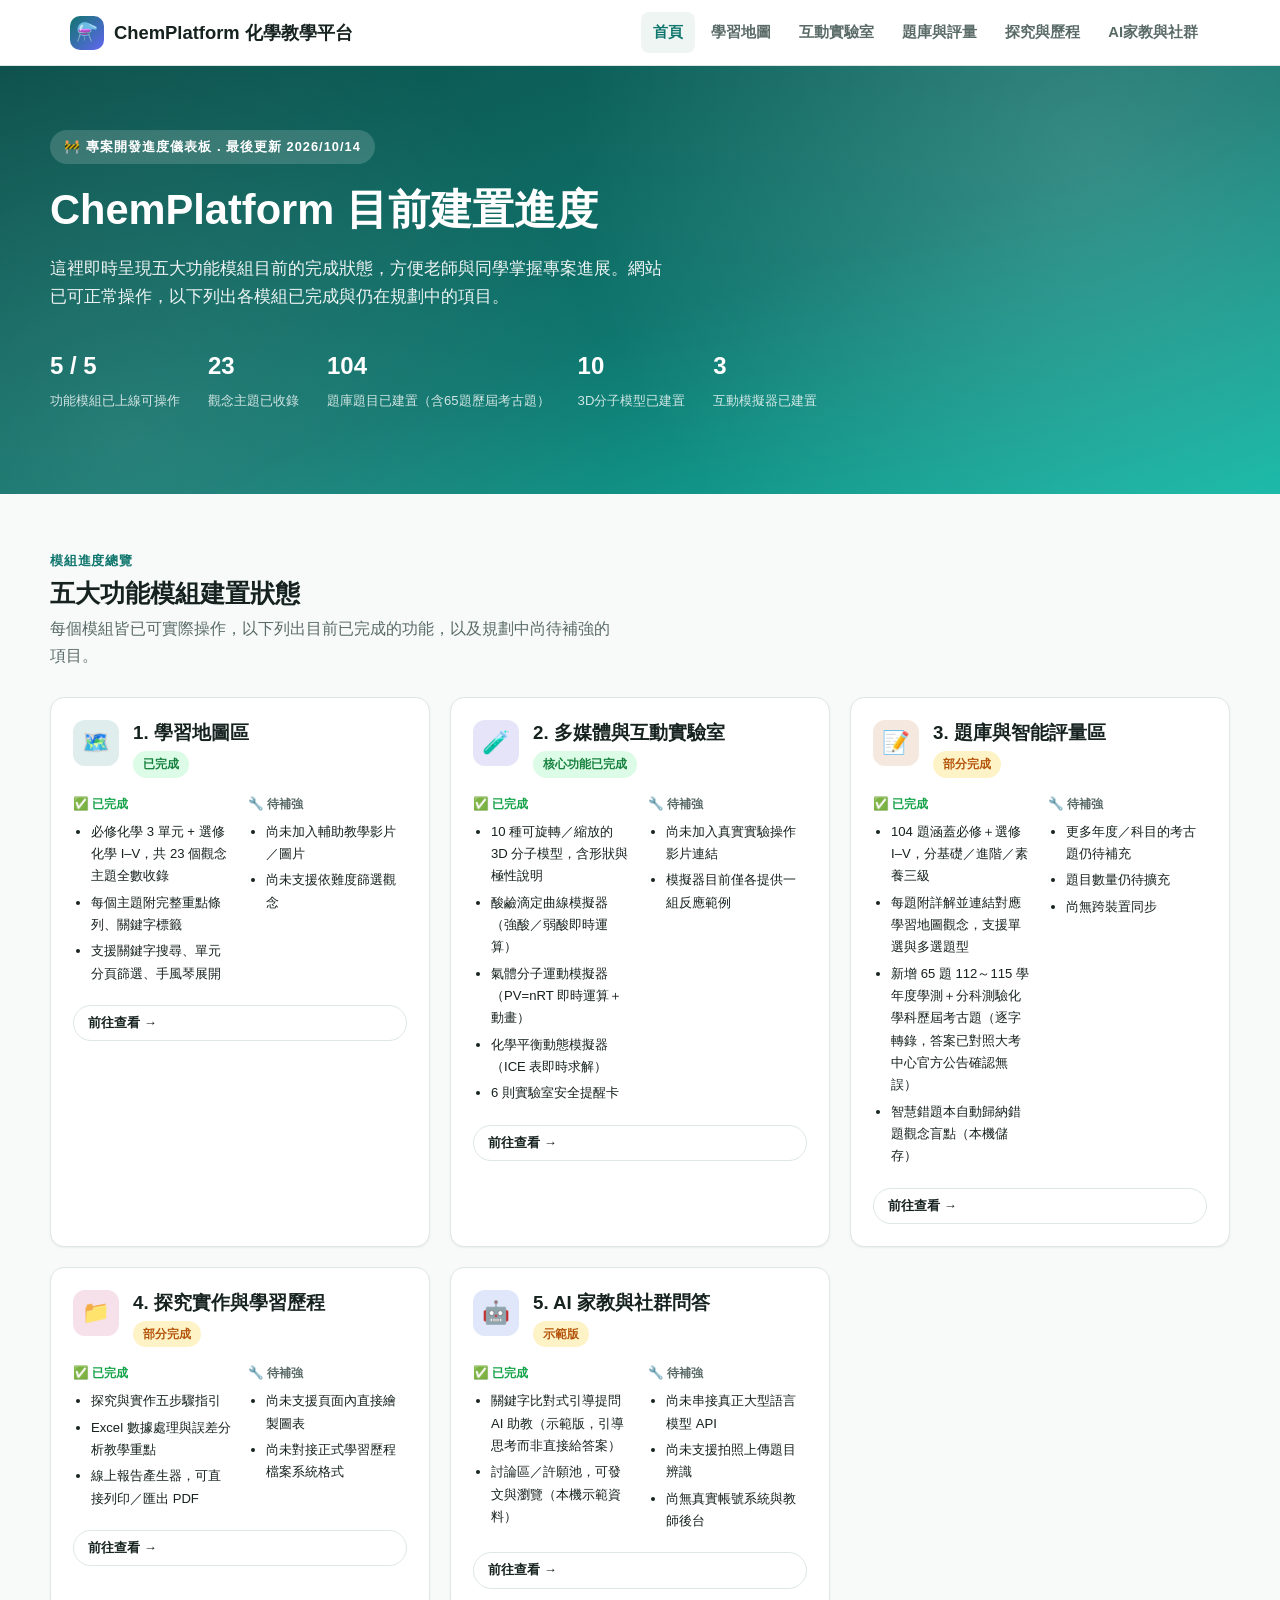
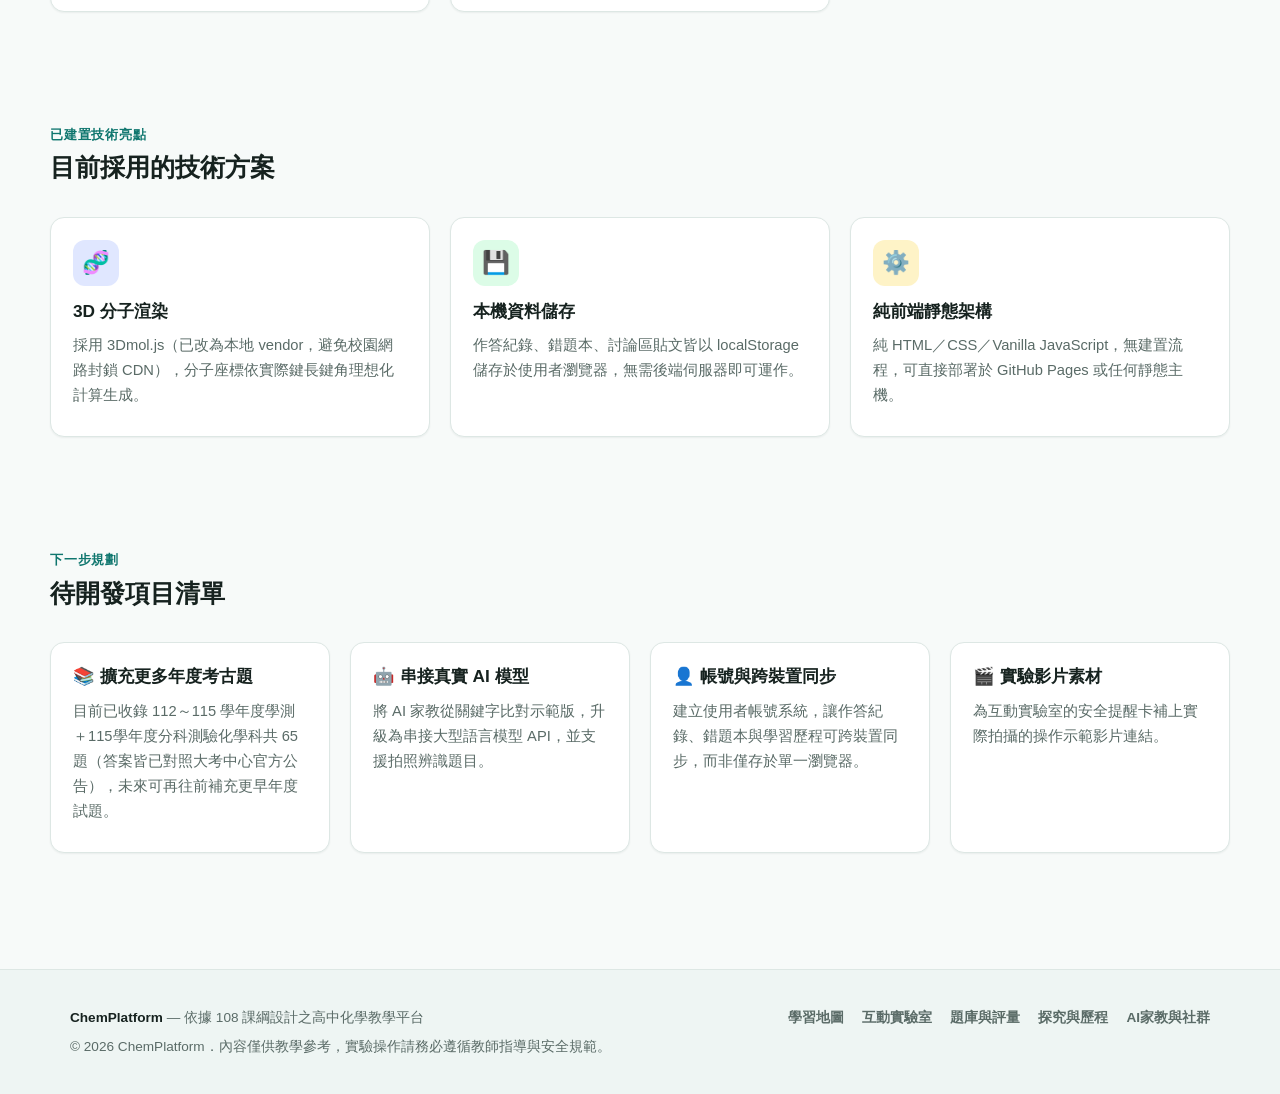
<file: index.html>
<!doctype html>
<html lang="zh-Hant">
<head>
<meta charset="UTF-8" />
<meta name="viewport" content="width=device-width, initial-scale=1.0" />
<title>ChemPlatform｜台灣高中化學教學平台（108課綱）</title>
<meta name="description" content="依據108課綱設計的高中化學教學平台：學習地圖、3D分子模型、互動實驗室、題庫與智能評量、探究實作與學習歷程、AI家教與社群問答。" />
<link rel="icon" href="data:image/svg+xml,<svg xmlns=%22http://www.w3.org/2000/svg%22 viewBox=%220 0 100 100%22><text y=%22.9em%22 font-size=%2290%22>⚗️</text></svg>" />
<link rel="stylesheet" href="css/style.css" />
</head>
<body>
<script>window.CHEM_ROOT = ""; window.CHEM_PAGE = "home";</script>

<header id="site-header"></header>

<section class="hero">
  <div class="hero-inner">
    <span class="hero-eyebrow">🚧 專案開發進度儀表板．最後更新 2026/10/14</span>
    <h1>ChemPlatform 目前建置進度</h1>
    <p class="lead">這裡即時呈現五大功能模組目前的完成狀態，方便老師與同學掌握專案進展。網站已可正常操作，以下列出各模組已完成與仍在規劃中的項目。</p>

    <div class="hero-stats">
      <div class="hero-stat"><strong>5 / 5</strong><span>功能模組已上線可操作</span></div>
      <div class="hero-stat"><strong>23</strong><span>觀念主題已收錄</span></div>
      <div class="hero-stat"><strong>104</strong><span>題庫題目已建置（含65題歷屆考古題）</span></div>
      <div class="hero-stat"><strong>10</strong><span>3D分子模型已建置</span></div>
      <div class="hero-stat"><strong>3</strong><span>互動模擬器已建置</span></div>
    </div>
  </div>
</section>

<main>
  <section class="section container">
    <div class="section-head">
      <div>
        <span class="eyebrow">模組進度總覽</span>
        <h2>五大功能模組建置狀態</h2>
        <p>每個模組皆已可實際操作，以下列出目前已完成的功能，以及規劃中尚待補強的項目。</p>
      </div>
    </div>

    <div class="progress-grid" id="progress-grid"></div>
  </section>

  <section class="section container">
    <div class="section-head">
      <div>
        <span class="eyebrow">已建置技術亮點</span>
        <h2>目前採用的技術方案</h2>
      </div>
    </div>
    <div class="card-grid">
      <div class="card">
        <div class="card-icon" style="background:#e0e7ff;color:#4338ca;">🧬</div>
        <h3>3D 分子渲染</h3>
        <p>採用 3Dmol.js（已改為本地 vendor，避免校園網路封鎖 CDN），分子座標依實際鍵長鍵角理想化計算生成。</p>
      </div>
      <div class="card">
        <div class="card-icon" style="background:#dcfce7;color:#15803d;">💾</div>
        <h3>本機資料儲存</h3>
        <p>作答紀錄、錯題本、討論區貼文皆以 localStorage 儲存於使用者瀏覽器，無需後端伺服器即可運作。</p>
      </div>
      <div class="card">
        <div class="card-icon" style="background:#fef3c7;color:#b45309;">⚙️</div>
        <h3>純前端靜態架構</h3>
        <p>純 HTML／CSS／Vanilla JavaScript，無建置流程，可直接部署於 GitHub Pages 或任何靜態主機。</p>
      </div>
    </div>
  </section>

  <section class="section container">
    <div class="section-head">
      <div>
        <span class="eyebrow">下一步規劃</span>
        <h2>待開發項目清單</h2>
      </div>
    </div>
    <div class="card-grid">
      <div class="card">
        <h3>📚 擴充更多年度考古題</h3>
        <p>目前已收錄 112～115 學年度學測＋115學年度分科測驗化學科共 65 題（答案皆已對照大考中心官方公告），未來可再往前補充更早年度試題。</p>
      </div>
      <div class="card">
        <h3>🤖 串接真實 AI 模型</h3>
        <p>將 AI 家教從關鍵字比對示範版，升級為串接大型語言模型 API，並支援拍照辨識題目。</p>
      </div>
      <div class="card">
        <h3>👤 帳號與跨裝置同步</h3>
        <p>建立使用者帳號系統，讓作答紀錄、錯題本與學習歷程可跨裝置同步，而非僅存於單一瀏覽器。</p>
      </div>
      <div class="card">
        <h3>🎬 實驗影片素材</h3>
        <p>為互動實驗室的安全提醒卡補上實際拍攝的操作示範影片連結。</p>
      </div>
    </div>
  </section>
</main>

<footer id="site-footer"></footer>

<script src="js/curriculum-data.js"></script>
<script src="js/nav.js"></script>
<script>
  const PROGRESS = [
    {
      title: "1. 學習地圖區",
      href: "pages/roadmap.html",
      icon: "🗺️",
      color: "#0f766e",
      status: "done",
      statusLabel: "已完成",
      done: [
        "必修化學 3 單元 + 選修化學 I–V，共 23 個觀念主題全數收錄",
        "每個主題附完整重點條列、關鍵字標籤",
        "支援關鍵字搜尋、單元分頁篩選、手風琴展開",
      ],
      todo: ["尚未加入輔助教學影片／圖片", "尚未支援依難度篩選觀念"],
    },
    {
      title: "2. 多媒體與互動實驗室",
      href: "pages/lab.html",
      icon: "🧪",
      color: "#4338ca",
      status: "done",
      statusLabel: "核心功能已完成",
      done: [
        "10 種可旋轉／縮放的 3D 分子模型，含形狀與極性說明",
        "酸鹼滴定曲線模擬器（強酸／弱酸即時運算）",
        "氣體分子運動模擬器（PV=nRT 即時運算＋動畫）",
        "化學平衡動態模擬器（ICE 表即時求解）",
        "6 則實驗室安全提醒卡",
      ],
      todo: ["尚未加入真實實驗操作影片連結", "模擬器目前僅各提供一組反應範例"],
    },
    {
      title: "3. 題庫與智能評量區",
      href: "pages/questions.html",
      icon: "📝",
      color: "#b45309",
      status: "partial",
      statusLabel: "部分完成",
      done: [
        "104 題涵蓋必修＋選修 I–V，分基礎／進階／素養三級",
        "每題附詳解並連結對應學習地圖觀念，支援單選與多選題型",
        "新增 65 題 112～115 學年度學測＋分科測驗化學科歷屆考古題（逐字轉錄，答案已對照大考中心官方公告確認無誤）",
        "智慧錯題本自動歸納錯題觀念盲點（本機儲存）",
      ],
      todo: ["更多年度／科目的考古題仍待補充", "題目數量仍待擴充", "尚無跨裝置同步"],
    },
    {
      title: "4. 探究實作與學習歷程",
      href: "pages/portfolio.html",
      icon: "📁",
      color: "#be185d",
      status: "partial",
      statusLabel: "部分完成",
      done: [
        "探究與實作五步驟指引",
        "Excel 數據處理與誤差分析教學重點",
        "線上報告產生器，可直接列印／匯出 PDF",
      ],
      todo: ["尚未支援頁面內直接繪製圖表", "尚未對接正式學習歷程檔案系統格式"],
    },
    {
      title: "5. AI 家教與社群問答",
      href: "pages/community.html",
      icon: "🤖",
      color: "#1d4ed8",
      status: "partial",
      statusLabel: "示範版",
      done: [
        "關鍵字比對式引導提問 AI 助教（示範版，引導思考而非直接給答案）",
        "討論區／許願池，可發文與瀏覽（本機示範資料）",
      ],
      todo: ["尚未串接真正大型語言模型 API", "尚未支援拍照上傳題目辨識", "尚無真實帳號系統與教師後台"],
    },
  ];

  const STATUS_META = {
    done: { label: "已完成", bg: "#dcfce7", fg: "#15803d" },
    partial: { label: "部分完成", bg: "#fef3c7", fg: "#b45309" },
    planned: { label: "規劃中", bg: "#f1f5f9", fg: "#64748b" },
  };

  const grid = document.getElementById("progress-grid");
  PROGRESS.forEach((m) => {
    const meta = STATUS_META[m.status];
    const el = document.createElement("div");
    el.className = "progress-card";
    el.innerHTML = `
      <div class="progress-card-head">
        <div class="card-icon" style="background:${m.color}22;color:${m.color};">${m.icon}</div>
        <div style="flex:1;">
          <h3 style="margin-bottom:4px;">${m.title}</h3>
          <span class="status-badge" style="background:${meta.bg};color:${meta.fg};">${m.statusLabel}</span>
        </div>
      </div>
      <div class="progress-card-body">
        <div class="progress-col">
          <div class="progress-col-label done-label">✅ 已完成</div>
          <ul class="key-points">${m.done.map((d) => `<li>${d}</li>`).join("")}</ul>
        </div>
        <div class="progress-col">
          <div class="progress-col-label todo-label">🔧 待補強</div>
          <ul class="key-points">${m.todo.map((d) => `<li>${d}</li>`).join("")}</ul>
        </div>
      </div>
      <a class="btn btn-outline btn-sm" href="${m.href}">前往查看 →</a>
    `;
    grid.appendChild(el);
  });
</script>
</body>
</html>
</file>
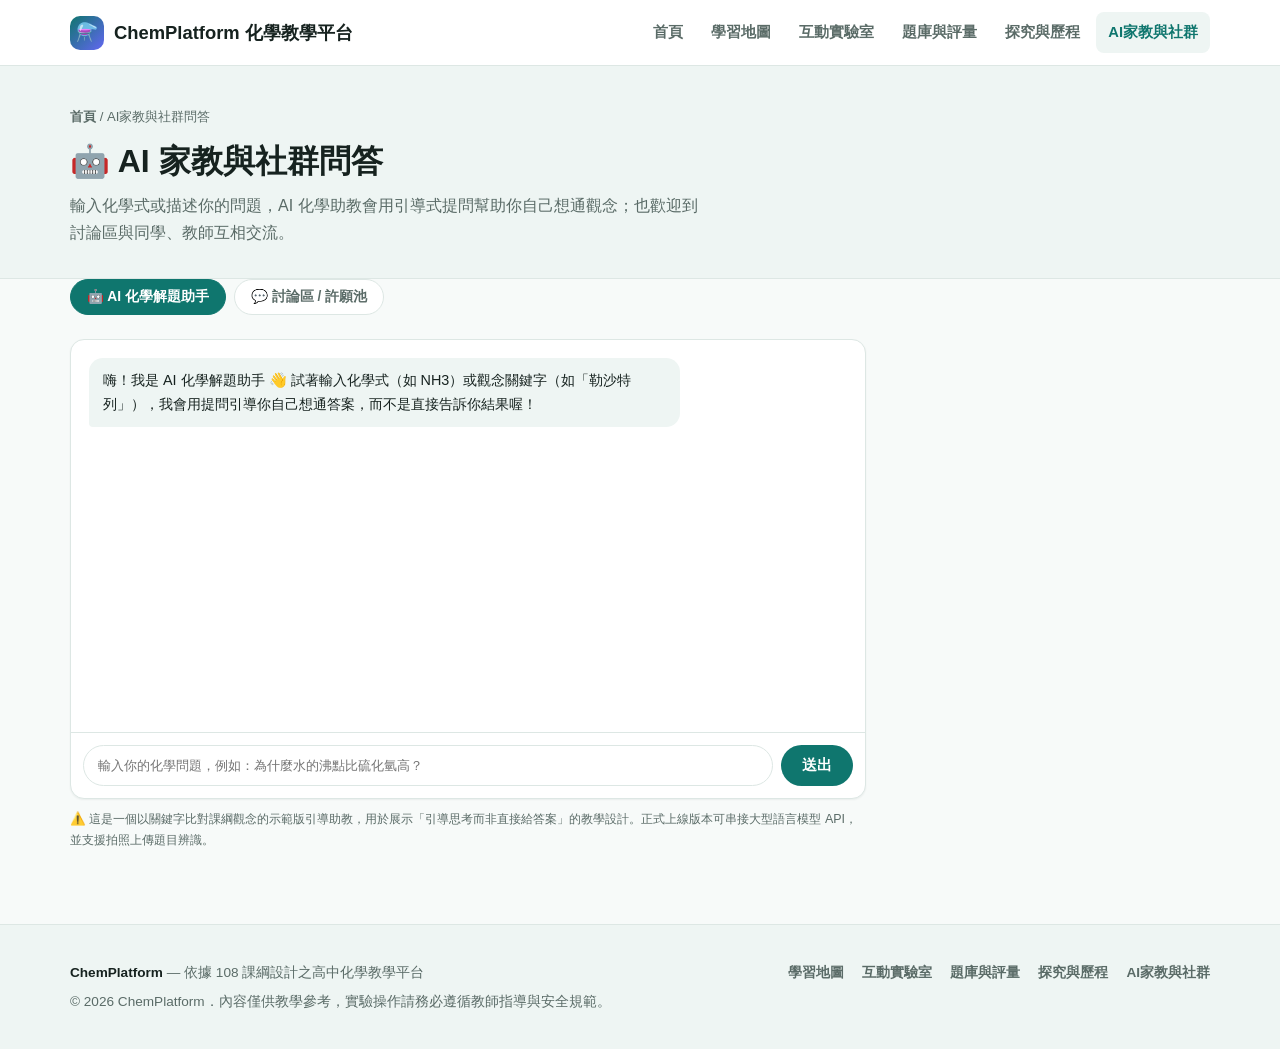
<file: pages/community.html>
<!doctype html>
<html lang="zh-Hant">
<head>
<meta charset="UTF-8" />
<meta name="viewport" content="width=device-width, initial-scale=1.0" />
<title>AI家教與社群問答 | ChemPlatform</title>
<link rel="icon" href="data:image/svg+xml,<svg xmlns=%22http://www.w3.org/2000/svg%22 viewBox=%220 0 100 100%22><text y=%22.9em%22 font-size=%2290%22>⚗️</text></svg>" />
<link rel="stylesheet" href="../css/style.css" />
</head>
<body>
<script>window.CHEM_ROOT = "../"; window.CHEM_PAGE = "community";</script>

<header id="site-header"></header>

<div class="page-header">
  <div class="container">
    <div class="breadcrumb"><a href="../index.html">首頁</a> / AI家教與社群問答</div>
    <h1>🤖 AI 家教與社群問答</h1>
    <p>輸入化學式或描述你的問題，AI 化學助教會用引導式提問幫助你自己想通觀念；也歡迎到討論區與同學、教師互相交流。</p>
  </div>
</div>

<main class="container section">
  <div class="tab-bar" id="community-tabs">
    <button class="tab-btn active" data-panel="ai">🤖 AI 化學解題助手</button>
    <button class="tab-btn" data-panel="board">💬 討論區 / 許願池</button>
  </div>

  <div id="ai-panel">
    <div class="lab-grid" style="grid-template-columns: 1fr 320px;">
      <div>
        <div class="chat-window">
          <div class="chat-messages" id="chat-messages"></div>
          <div class="chat-input-row">
            <input type="text" id="chat-input" placeholder="輸入你的化學問題，例如：為什麼水的沸點比硫化氫高？" />
            <button class="btn btn-primary" id="chat-send">送出</button>
          </div>
        </div>
        <p class="chat-disclaimer">⚠️ 這是一個以關鍵字比對課綱觀念的示範版引導助教，用於展示「引導思考而非直接給答案」的教學設計。正式上線版本可串接大型語言模型 API，並支援拍照上傳題目辨識。</p>
      </div>
      <div>
        <div class="lab-panel" style="margin-bottom:0;">
          <h2 style="font-size:1rem;">💡 使用建議</h2>
          <ul class="key-points">
            <li>直接輸入化學式（如 NH3、CO2）可取得該分子的觀念提示</li>
            <li>輸入觀念關鍵字（如「勒沙特列」「pH」「氧化數」）可取得引導式提問</li>
            <li>AI 助教會先給提示與思考方向，而非直接公布答案</li>
            <li>若想看完整觀念說明，可點選訊息中提供的學習地圖連結</li>
          </ul>
        </div>
      </div>
    </div>
  </div>

  <div id="board-panel" style="display:none;">
    <div class="lab-grid" style="grid-template-columns: 1fr 320px;">
      <div>
        <div id="board-list"></div>
      </div>
      <div>
        <div class="lab-panel" style="margin-bottom:0;">
          <h2 style="font-size:1rem;">✏️ 發表新提問</h2>
          <div class="form-grid">
            <div class="form-field">
              <label for="board-name">暱稱</label>
              <input type="text" id="board-name" placeholder="例如：高二忠_小明" />
            </div>
            <div class="form-field">
              <label for="board-tag">單元標籤</label>
              <select id="board-tag"></select>
            </div>
            <div class="form-field">
              <label for="board-title">問題標題</label>
              <input type="text" id="board-title" placeholder="簡短描述你的問題" />
            </div>
            <div class="form-field">
              <label for="board-content">內容</label>
              <textarea id="board-content" placeholder="詳細描述你卡住的地方..."></textarea>
            </div>
            <button class="btn btn-primary" id="board-submit">發布提問</button>
          </div>
        </div>
      </div>
    </div>
  </div>
</main>

<footer id="site-footer"></footer>

<script src="../js/curriculum-data.js"></script>
<script src="../js/nav.js"></script>
<script src="../js/community.js"></script>
</body>
</html>
</file>
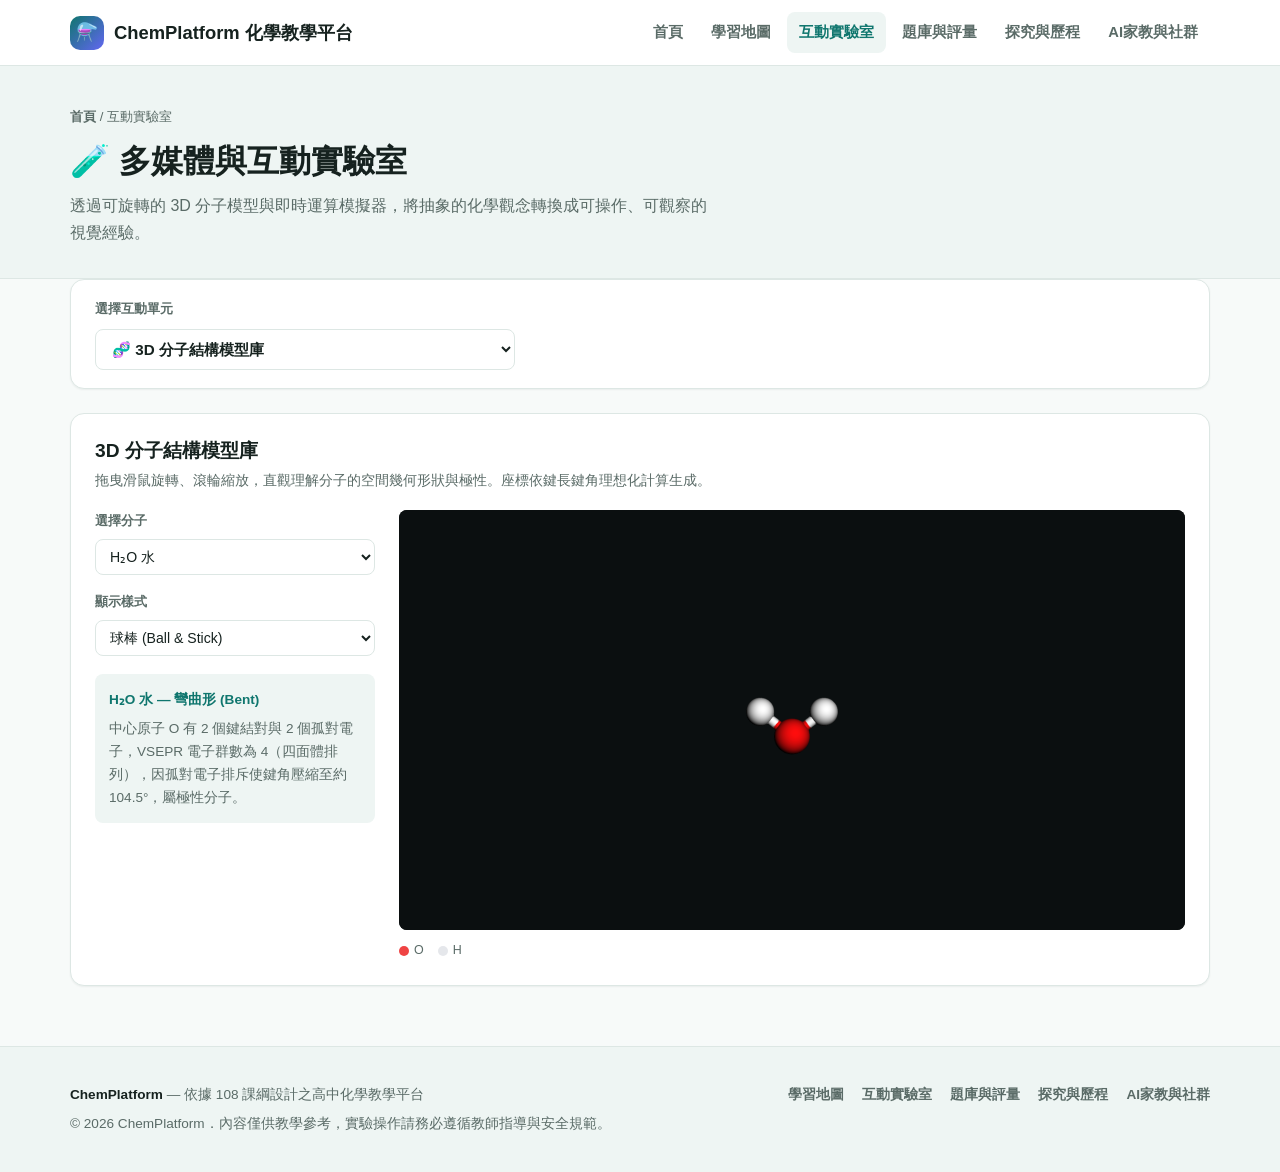
<file: pages/lab.html>
<!doctype html>
<html lang="zh-Hant">
<head>
<meta charset="UTF-8" />
<meta name="viewport" content="width=device-width, initial-scale=1.0" />
<title>互動實驗室 | ChemPlatform</title>
<link rel="icon" href="data:image/svg+xml,<svg xmlns=%22http://www.w3.org/2000/svg%22 viewBox=%220 0 100 100%22><text y=%22.9em%22 font-size=%2290%22>⚗️</text></svg>" />
<link rel="stylesheet" href="../css/style.css" />
<script src="../vendor/3Dmol-min.js"></script>
</head>
<body>
<script>window.CHEM_ROOT = "../"; window.CHEM_PAGE = "lab";</script>

<header id="site-header"></header>

<div class="page-header">
  <div class="container">
    <div class="breadcrumb"><a href="../index.html">首頁</a> / 互動實驗室</div>
    <h1>🧪 多媒體與互動實驗室</h1>
    <p>透過可旋轉的 3D 分子模型與即時運算模擬器，將抽象的化學觀念轉換成可操作、可觀察的視覺經驗。</p>
  </div>
</div>

<main class="container section">

  <div class="lab-select-wrap">
    <label for="lab-panel-select">選擇互動單元</label>
    <select id="lab-panel-select">
      <option value="mol">🧬 3D 分子結構模型庫</option>
      <option value="titration">🧪 酸鹼滴定曲線模擬器</option>
      <option value="gas">💨 氣體分子運動模擬器</option>
      <option value="equilibrium">⚖️ 化學平衡動態模擬器</option>
      <option value="experiments">🎬 實驗影片與操作規範</option>
    </select>
  </div>

  <!-- 3D 分子模型 -->
  <div class="lab-panel active" data-lab-panel="mol">
    <h2>3D 分子結構模型庫</h2>
    <p class="lab-desc">拖曳滑鼠旋轉、滾輪縮放，直觀理解分子的空間幾何形狀與極性。座標依鍵長鍵角理想化計算生成。</p>
    <div class="lab-grid">
      <div>
        <div class="control-group">
          <label for="mol-select">選擇分子</label>
          <select id="mol-select"></select>
        </div>
        <div class="control-group">
          <label>顯示樣式</label>
          <select id="style-select">
            <option value="stick">棒狀 (Stick)</option>
            <option value="sphere" selected>球棒 (Ball &amp; Stick)</option>
            <option value="spacefill">空間填充 (Space-filling)</option>
          </select>
        </div>
        <div id="mol-info" style="margin-top:18px;padding:14px;background:var(--color-surface-alt);border-radius:var(--radius-sm);font-size:0.85rem;">
          <div id="mol-shape" style="font-weight:700;color:var(--color-primary);margin-bottom:6px;"></div>
          <div id="mol-note" style="color:var(--color-text-muted);"></div>
        </div>
      </div>
      <div>
        <div id="molviewer"></div>
        <div class="mol-legend" id="mol-legend"></div>
      </div>
    </div>
  </div>

  <!-- 酸鹼滴定曲線模擬器 -->
  <div class="lab-panel" data-lab-panel="titration">
    <h2>酸鹼滴定曲線模擬器</h2>
    <p class="lab-desc">調整酸鹼濃度與體積，即時觀察 pH 值隨滴定劑體積變化的曲線，理解當量點與緩衝區域的意義。</p>
    <div class="lab-grid">
      <div>
        <div class="control-group">
          <label>被滴定物</label>
          <select id="titr-acid-type">
            <option value="strong">強酸 (HCl)</option>
            <option value="weak">弱酸 (CH₃COOH, Ka=1.8×10⁻⁵)</option>
          </select>
        </div>
        <div class="control-group">
          <label>酸濃度 (M)：<span id="titr-cacid-val" class="value-readout"></span></label>
          <input type="range" id="titr-cacid" min="0.01" max="0.5" step="0.01" value="0.1" />
        </div>
        <div class="control-group">
          <label>酸體積 (mL)：<span id="titr-vacid-val" class="value-readout"></span></label>
          <input type="range" id="titr-vacid" min="10" max="100" step="5" value="50" />
        </div>
        <div class="control-group">
          <label>滴定劑：強鹼 NaOH 濃度 (M)：<span id="titr-cbase-val" class="value-readout"></span></label>
          <input type="range" id="titr-cbase" min="0.01" max="0.5" step="0.01" value="0.1" />
        </div>
        <div id="titr-summary" style="font-size:0.85rem;color:var(--color-text-muted);margin-top:10px;"></div>
      </div>
      <div>
        <canvas id="titr-canvas" class="sim-canvas" width="640" height="380"></canvas>
      </div>
    </div>
  </div>

  <!-- 氣體分子運動模擬器 -->
  <div class="lab-panel" data-lab-panel="gas">
    <h2>氣體分子運動模擬器</h2>
    <p class="lab-desc">觀察溫度與體積如何影響氣體分子的運動速率與壓力，直觀理解理想氣體方程式 PV = nRT。</p>
    <div class="lab-grid">
      <div>
        <div class="control-group">
          <label>溫度 T (K)：<span id="gas-temp-val" class="value-readout"></span></label>
          <input type="range" id="gas-temp" min="100" max="800" step="10" value="300" />
        </div>
        <div class="control-group">
          <label>容器體積 (相對大小)：<span id="gas-vol-val" class="value-readout"></span></label>
          <input type="range" id="gas-vol" min="40" max="100" step="1" value="70" />
        </div>
        <div class="control-group">
          <label>分子莫耳數 n (mol)：<span id="gas-n-val" class="value-readout"></span></label>
          <input type="range" id="gas-n" min="1" max="5" step="1" value="2" />
        </div>
        <div id="gas-readout" style="font-size:0.85rem;color:var(--color-text-muted);margin-top:10px;"></div>
      </div>
      <div>
        <canvas id="gas-canvas" class="sim-canvas" width="640" height="380"></canvas>
      </div>
    </div>
  </div>

  <!-- 化學平衡模擬器 -->
  <div class="lab-panel" data-lab-panel="equilibrium">
    <h2>化學平衡動態模擬器</h2>
    <p class="lab-desc">以 N₂O₄(g) ⇌ 2NO₂(g)（K = 4.63，25°C）為例，調整初始條件觀察系統如何達到新平衡，體會勒沙特列原理。</p>
    <div class="lab-grid">
      <div>
        <div class="control-group">
          <label>N₂O₄ 初始濃度 (M)：<span id="eq-a0-val" class="value-readout"></span></label>
          <input type="range" id="eq-a0" min="0.1" max="2" step="0.05" value="1.0" />
        </div>
        <div class="control-group">
          <label>NO₂ 初始濃度 (M)：<span id="eq-b0-val" class="value-readout"></span></label>
          <input type="range" id="eq-b0" min="0" max="2" step="0.05" value="0" />
        </div>
        <button class="btn btn-primary btn-sm" id="eq-solve">計算平衡濃度</button>
        <div id="eq-readout" style="font-size:0.85rem;color:var(--color-text-muted);margin-top:14px;"></div>
      </div>
      <div>
        <canvas id="eq-canvas" class="sim-canvas" width="640" height="380"></canvas>
      </div>
    </div>
  </div>

  <!-- 實驗影片與操作規範 -->
  <div class="lab-panel" data-lab-panel="experiments">
    <h2>實驗影片與操作規範（範例清單）</h2>
    <p class="lab-desc">以下為高中必做實驗項目與重點提醒，教師可依課程進度補充實際操作影片連結。</p>
    <div class="card-grid" id="experiments-grid"></div>
  </div>

</main>

<footer id="site-footer"></footer>

<script src="../js/molecules-data.js"></script>
<script src="../js/nav.js"></script>
<script src="../js/lab.js"></script>
</body>
</html>
</file>
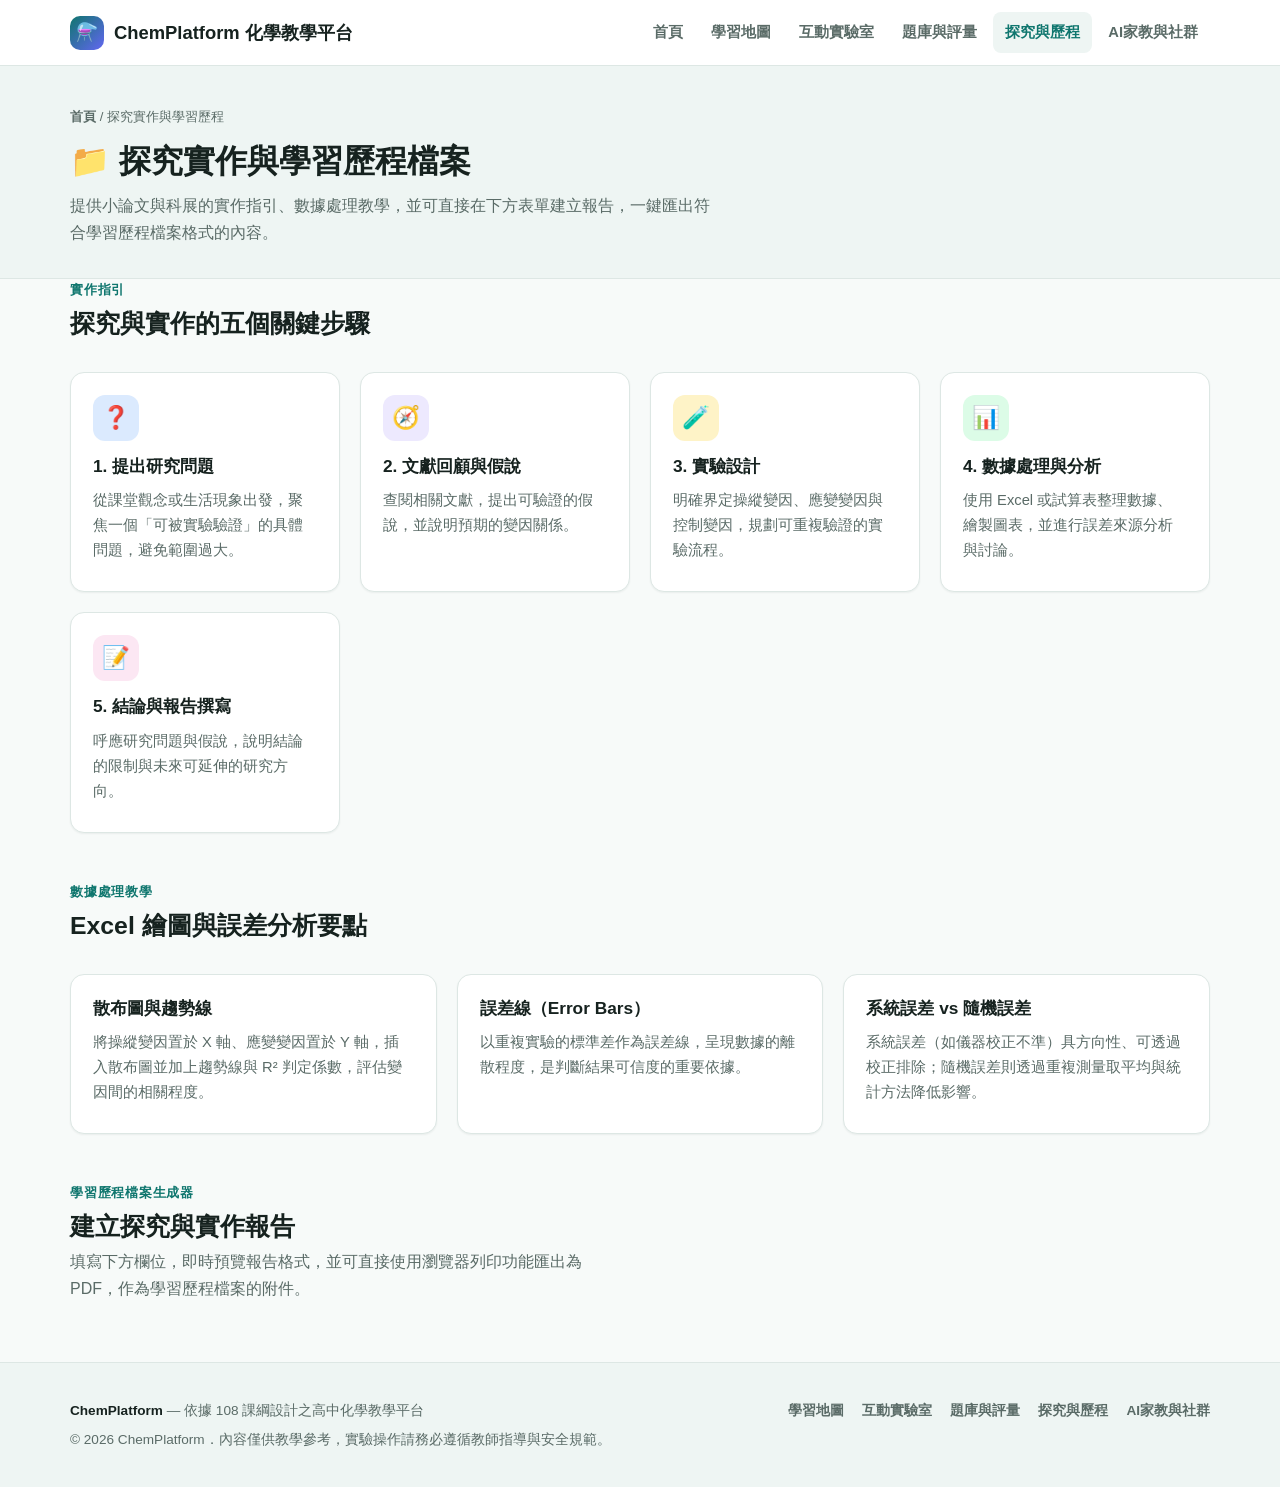
<file: pages/portfolio.html>
<!doctype html>
<html lang="zh-Hant">
<head>
<meta charset="UTF-8" />
<meta name="viewport" content="width=device-width, initial-scale=1.0" />
<title>探究實作與學習歷程 | ChemPlatform</title>
<link rel="icon" href="data:image/svg+xml,<svg xmlns=%22http://www.w3.org/2000/svg%22 viewBox=%220 0 100 100%22><text y=%22.9em%22 font-size=%2290%22>⚗️</text></svg>" />
<link rel="stylesheet" href="../css/style.css" />
</head>
<body>
<script>window.CHEM_ROOT = "../"; window.CHEM_PAGE = "portfolio";</script>

<header id="site-header"></header>

<div class="page-header">
  <div class="container">
    <div class="breadcrumb"><a href="../index.html">首頁</a> / 探究實作與學習歷程</div>
    <h1>📁 探究實作與學習歷程檔案</h1>
    <p>提供小論文與科展的實作指引、數據處理教學，並可直接在下方表單建立報告，一鍵匯出符合學習歷程檔案格式的內容。</p>
  </div>
</div>

<main class="container section">

  <div class="section-head">
    <div>
      <span class="eyebrow">實作指引</span>
      <h2>探究與實作的五個關鍵步驟</h2>
    </div>
  </div>
  <div class="card-grid" style="margin-bottom:48px;">
    <div class="card">
      <div class="card-icon" style="background:#dbeafe;color:#1d4ed8;">❓</div>
      <h3>1. 提出研究問題</h3>
      <p>從課堂觀念或生活現象出發，聚焦一個「可被實驗驗證」的具體問題，避免範圍過大。</p>
    </div>
    <div class="card">
      <div class="card-icon" style="background:#ede9fe;color:#6d28d9;">🧭</div>
      <h3>2. 文獻回顧與假說</h3>
      <p>查閱相關文獻，提出可驗證的假說，並說明預期的變因關係。</p>
    </div>
    <div class="card">
      <div class="card-icon" style="background:#fef3c7;color:#b45309;">🧪</div>
      <h3>3. 實驗設計</h3>
      <p>明確界定操縱變因、應變變因與控制變因，規劃可重複驗證的實驗流程。</p>
    </div>
    <div class="card">
      <div class="card-icon" style="background:#dcfce7;color:#15803d;">📊</div>
      <h3>4. 數據處理與分析</h3>
      <p>使用 Excel 或試算表整理數據、繪製圖表，並進行誤差來源分析與討論。</p>
    </div>
    <div class="card">
      <div class="card-icon" style="background:#fce7f3;color:#be185d;">📝</div>
      <h3>5. 結論與報告撰寫</h3>
      <p>呼應研究問題與假說，說明結論的限制與未來可延伸的研究方向。</p>
    </div>
  </div>

  <div class="section-head">
    <div>
      <span class="eyebrow">數據處理教學</span>
      <h2>Excel 繪圖與誤差分析要點</h2>
    </div>
  </div>
  <div class="card-grid" style="margin-bottom:48px;">
    <div class="card">
      <h3>散布圖與趨勢線</h3>
      <p>將操縱變因置於 X 軸、應變變因置於 Y 軸，插入散布圖並加上趨勢線與 R² 判定係數，評估變因間的相關程度。</p>
    </div>
    <div class="card">
      <h3>誤差線（Error Bars）</h3>
      <p>以重複實驗的標準差作為誤差線，呈現數據的離散程度，是判斷結果可信度的重要依據。</p>
    </div>
    <div class="card">
      <h3>系統誤差 vs 隨機誤差</h3>
      <p>系統誤差（如儀器校正不準）具方向性、可透過校正排除；隨機誤差則透過重複測量取平均與統計方法降低影響。</p>
    </div>
  </div>

  <div class="section-head">
    <div>
      <span class="eyebrow">學習歷程檔案生成器</span>
      <h2>建立探究與實作報告</h2>
      <p>填寫下方欄位，即時預覽報告格式，並可直接使用瀏覽器列印功能匯出為 PDF，作為學習歷程檔案的附件。</p>
    </div>
  </div>

  <div class="lab-panel">
    <div class="form-grid">
      <div class="form-field">
        <label for="pf-title">研究題目</label>
        <input type="text" id="pf-title" placeholder="例如：不同溫度對酵母發酵產氣速率的影響" />
      </div>
      <div class="form-field">
        <label for="pf-author">姓名 / 班級 / 學號</label>
        <input type="text" id="pf-author" placeholder="例如：王小明 高二忠班 12345" />
      </div>
      <div class="form-field">
        <label for="pf-motivation">研究動機</label>
        <textarea id="pf-motivation" placeholder="說明選擇此研究主題的原因與背景..."></textarea>
      </div>
      <div class="form-field">
        <label for="pf-question">研究問題與假說</label>
        <textarea id="pf-question" placeholder="說明具體研究問題，以及可驗證的假說..."></textarea>
      </div>
      <div class="form-field">
        <label for="pf-variables">實驗變因設計</label>
        <textarea id="pf-variables" placeholder="操縱變因： / 應變變因： / 控制變因："></textarea>
        <div class="hint">建議分別列出操縱變因、應變變因與控制變因。</div>
      </div>
      <div class="form-field">
        <label for="pf-method">實驗流程與方法</label>
        <textarea id="pf-method" placeholder="條列實驗步驟..."></textarea>
      </div>
      <div class="form-field">
        <label for="pf-result">結果與數據分析</label>
        <textarea id="pf-result" placeholder="描述觀察結果、數據趨勢與圖表說明..."></textarea>
      </div>
      <div class="form-field">
        <label for="pf-conclusion">結論與反思</label>
        <textarea id="pf-conclusion" placeholder="呼應研究問題，說明結論、限制與未來延伸方向..."></textarea>
      </div>
      <div style="display:flex;gap:12px;">
        <button class="btn btn-primary" id="pf-generate">產生報告預覽</button>
        <button class="btn btn-outline" id="pf-print">列印 / 匯出 PDF</button>
      </div>
    </div>

    <div class="report-preview" id="pf-preview" style="display:none;"></div>
  </div>

</main>

<footer id="site-footer"></footer>

<script src="../js/nav.js"></script>
<script src="../js/portfolio.js"></script>
</body>
</html>
</file>
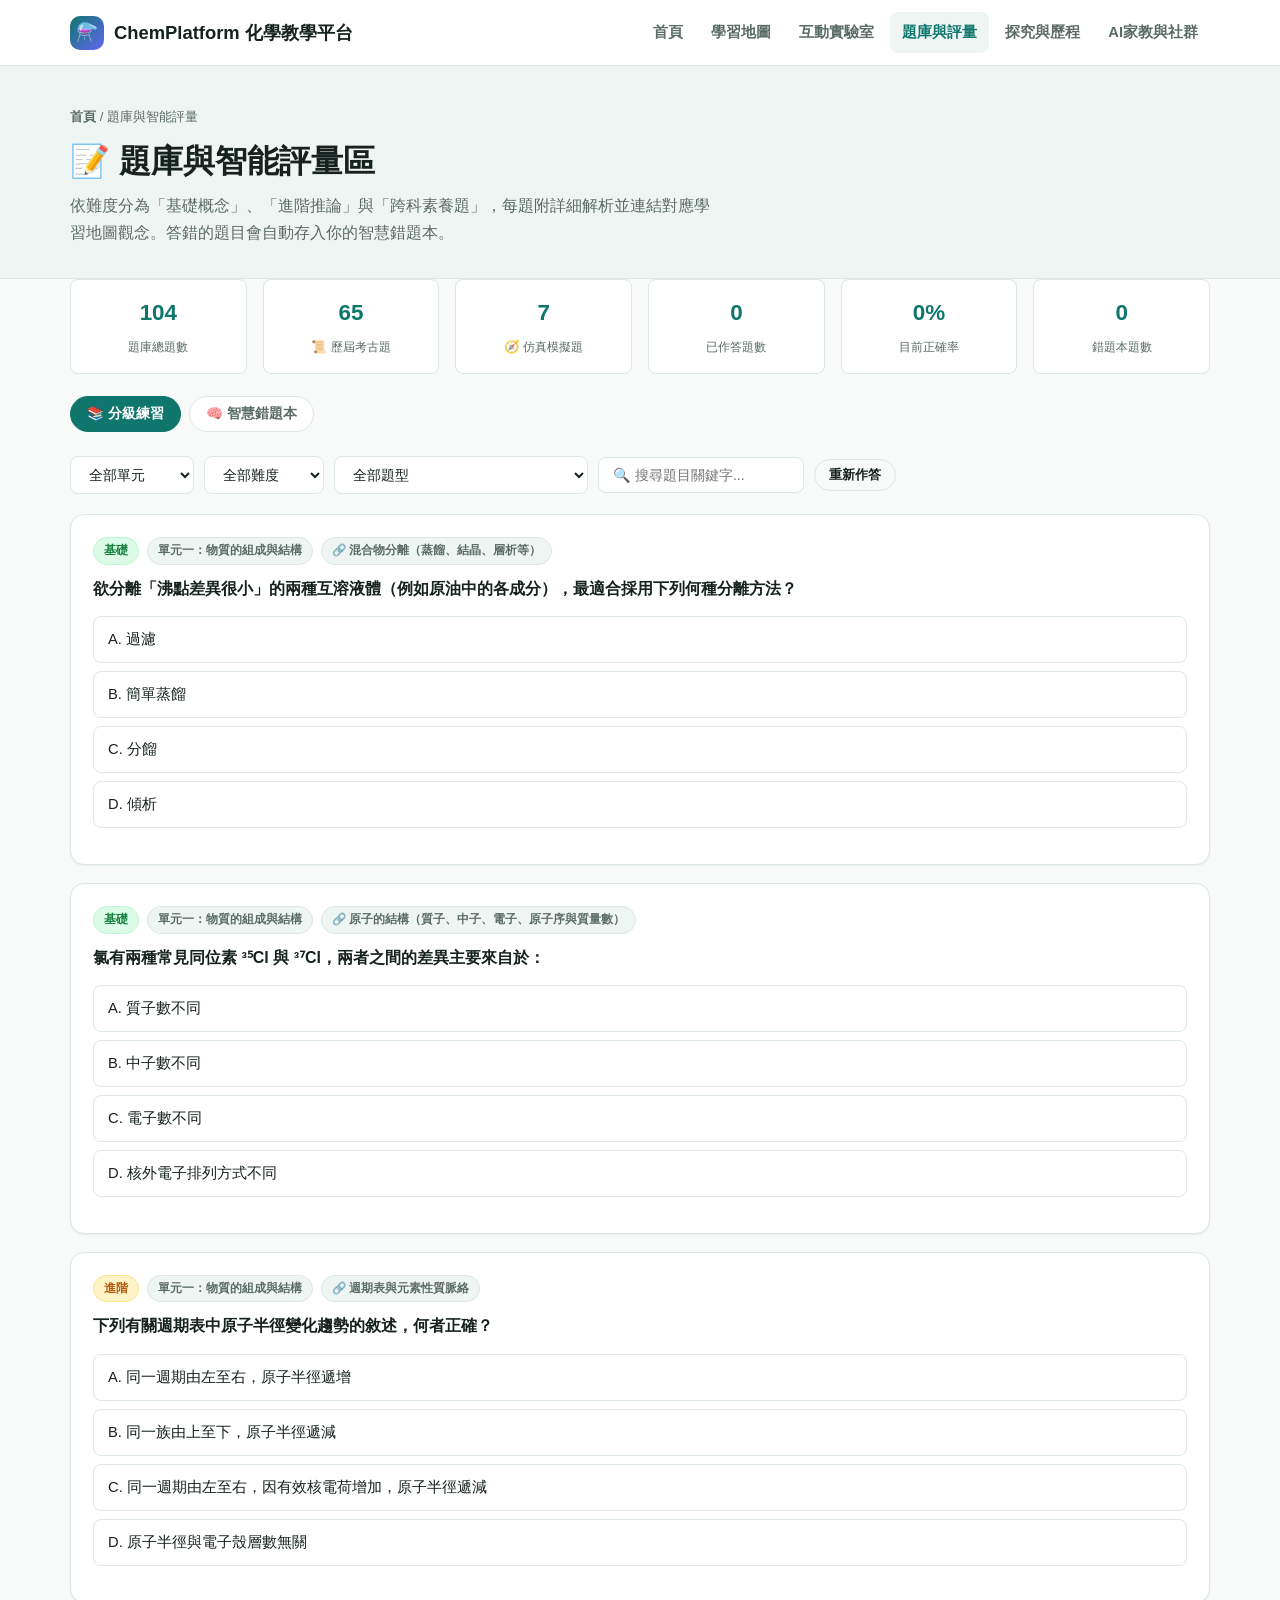
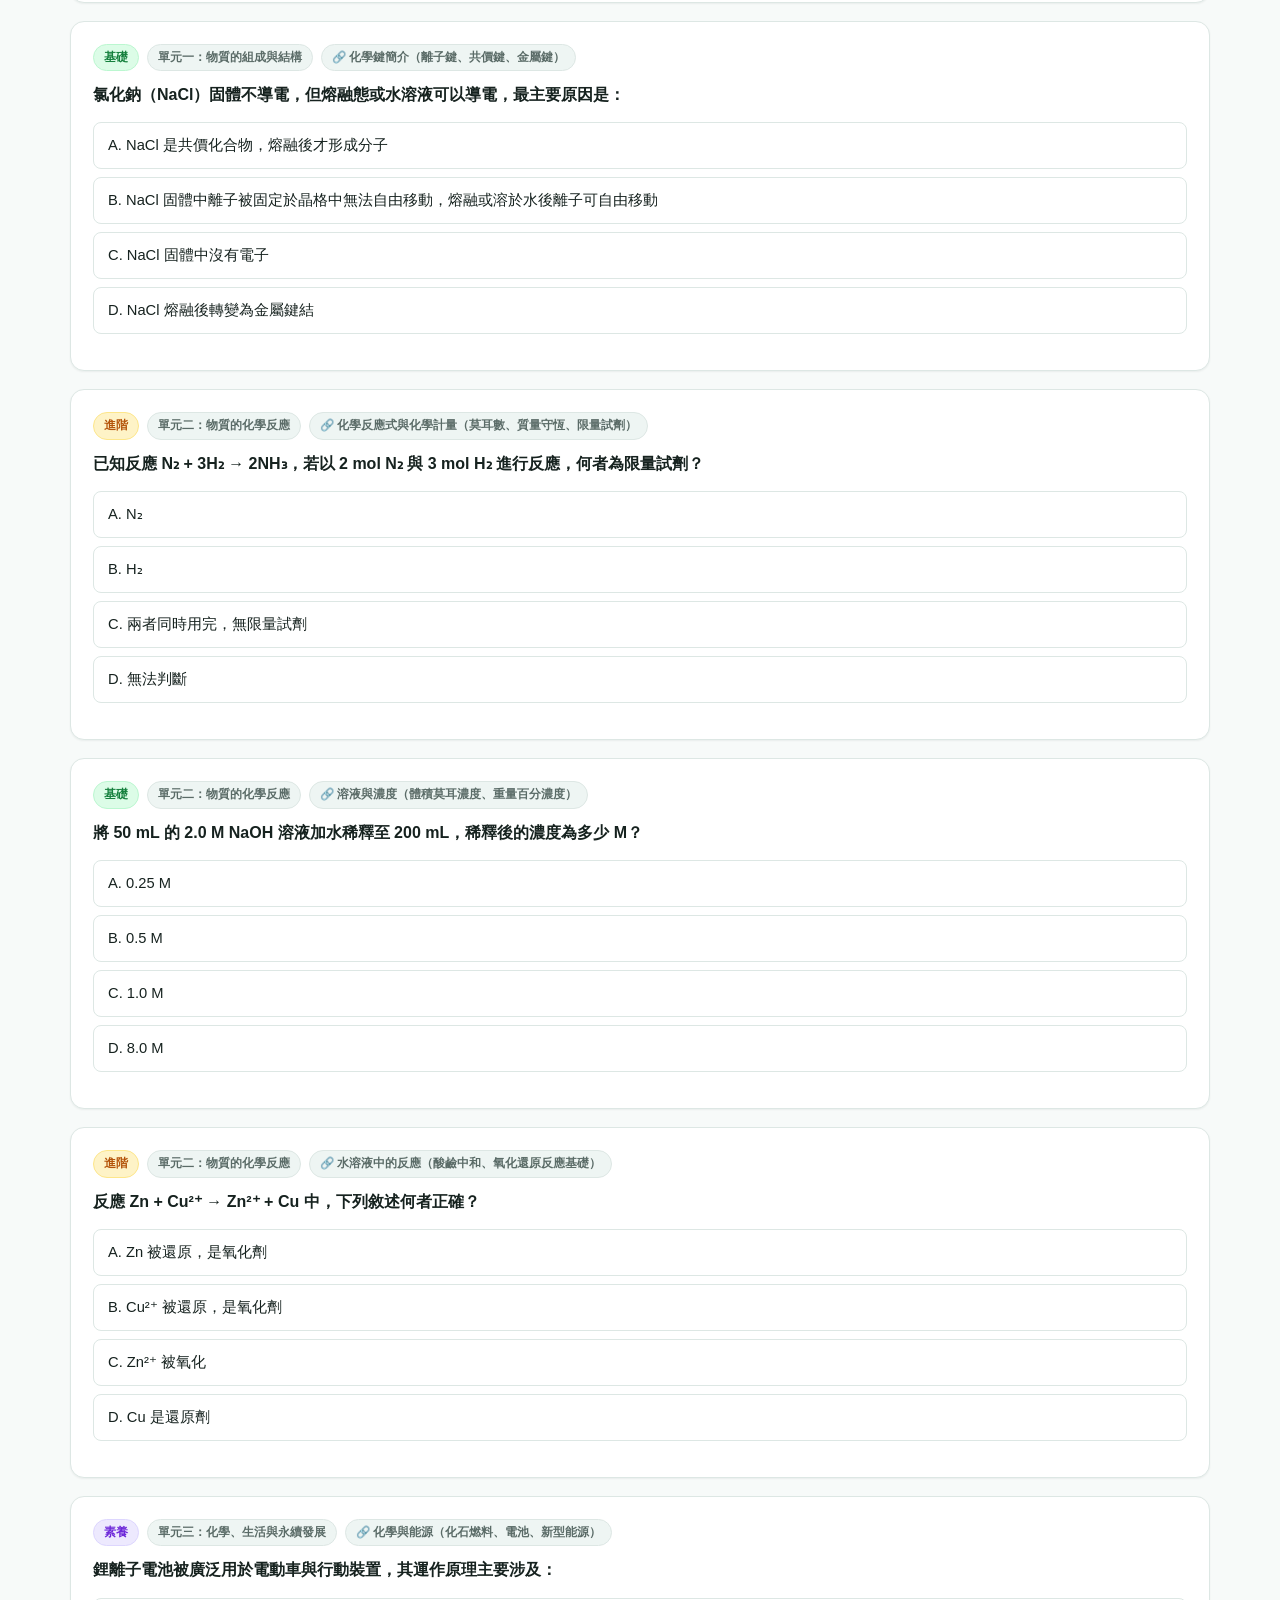
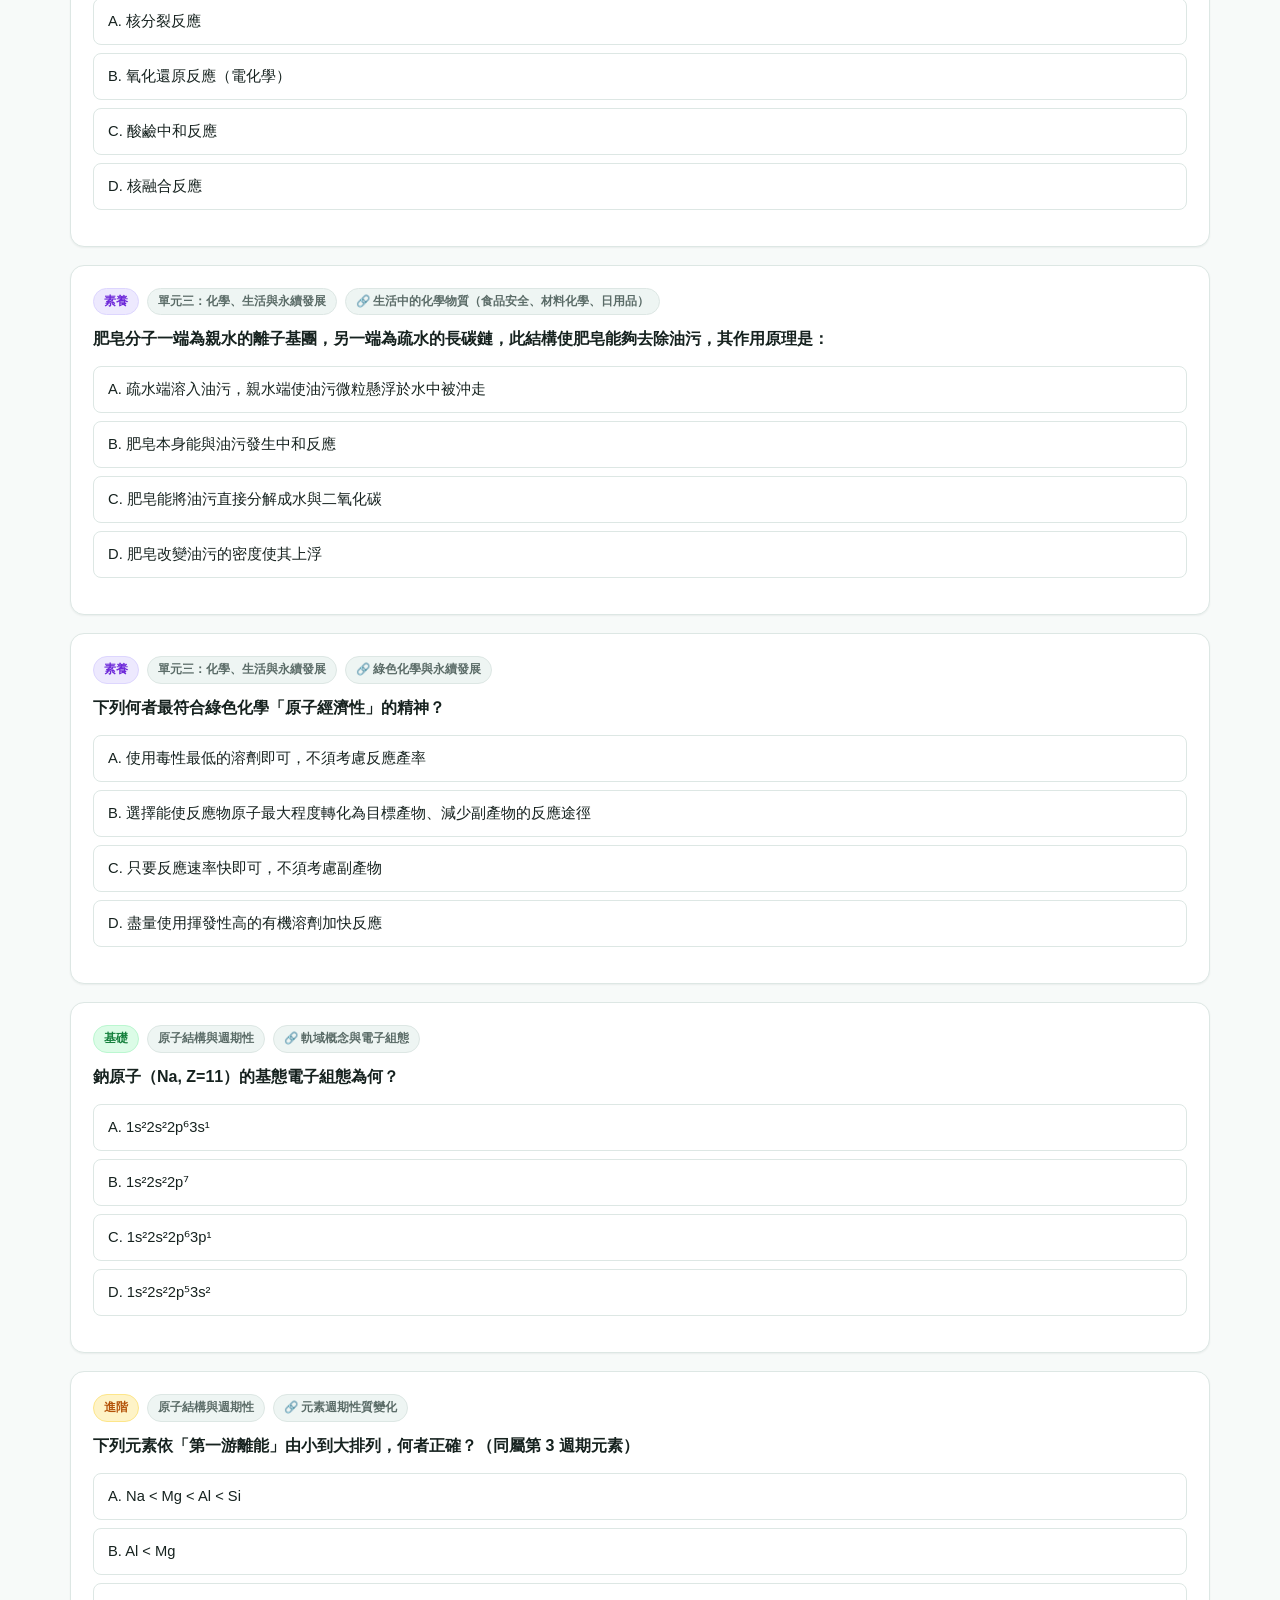
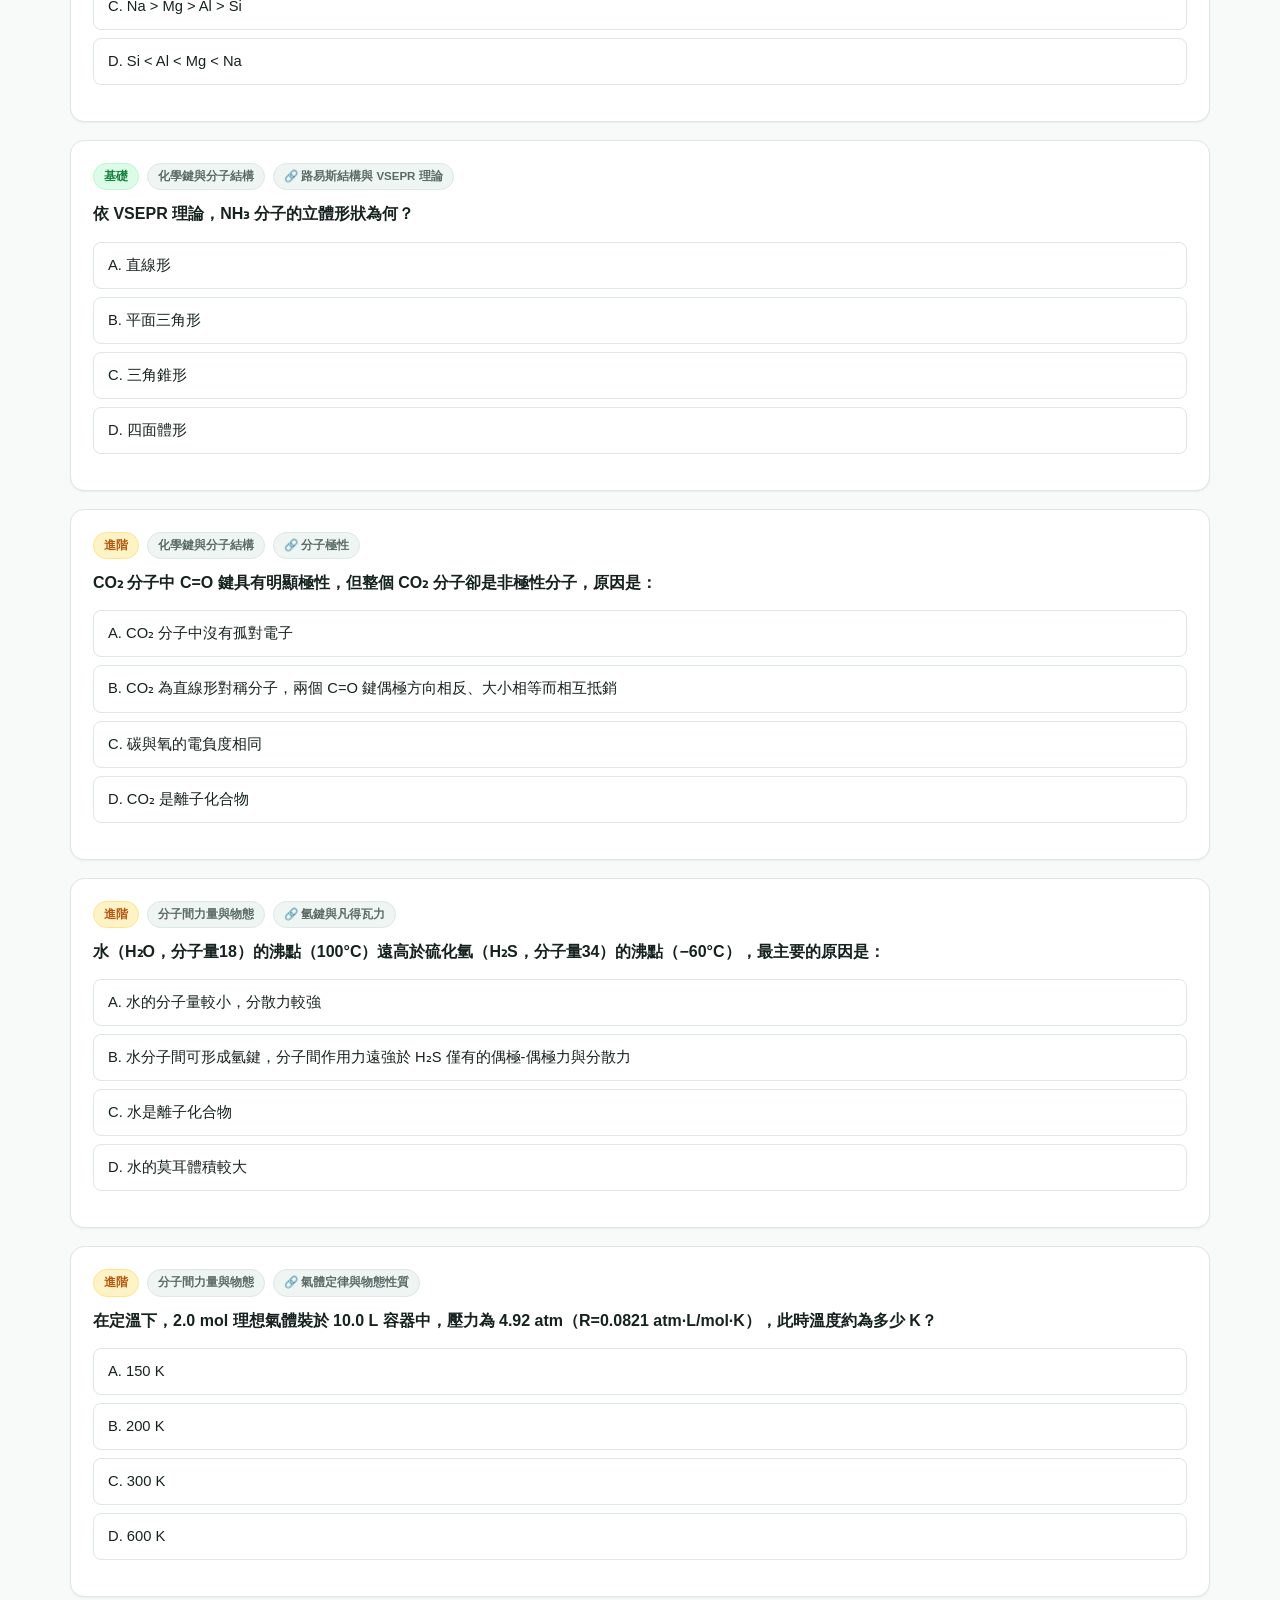
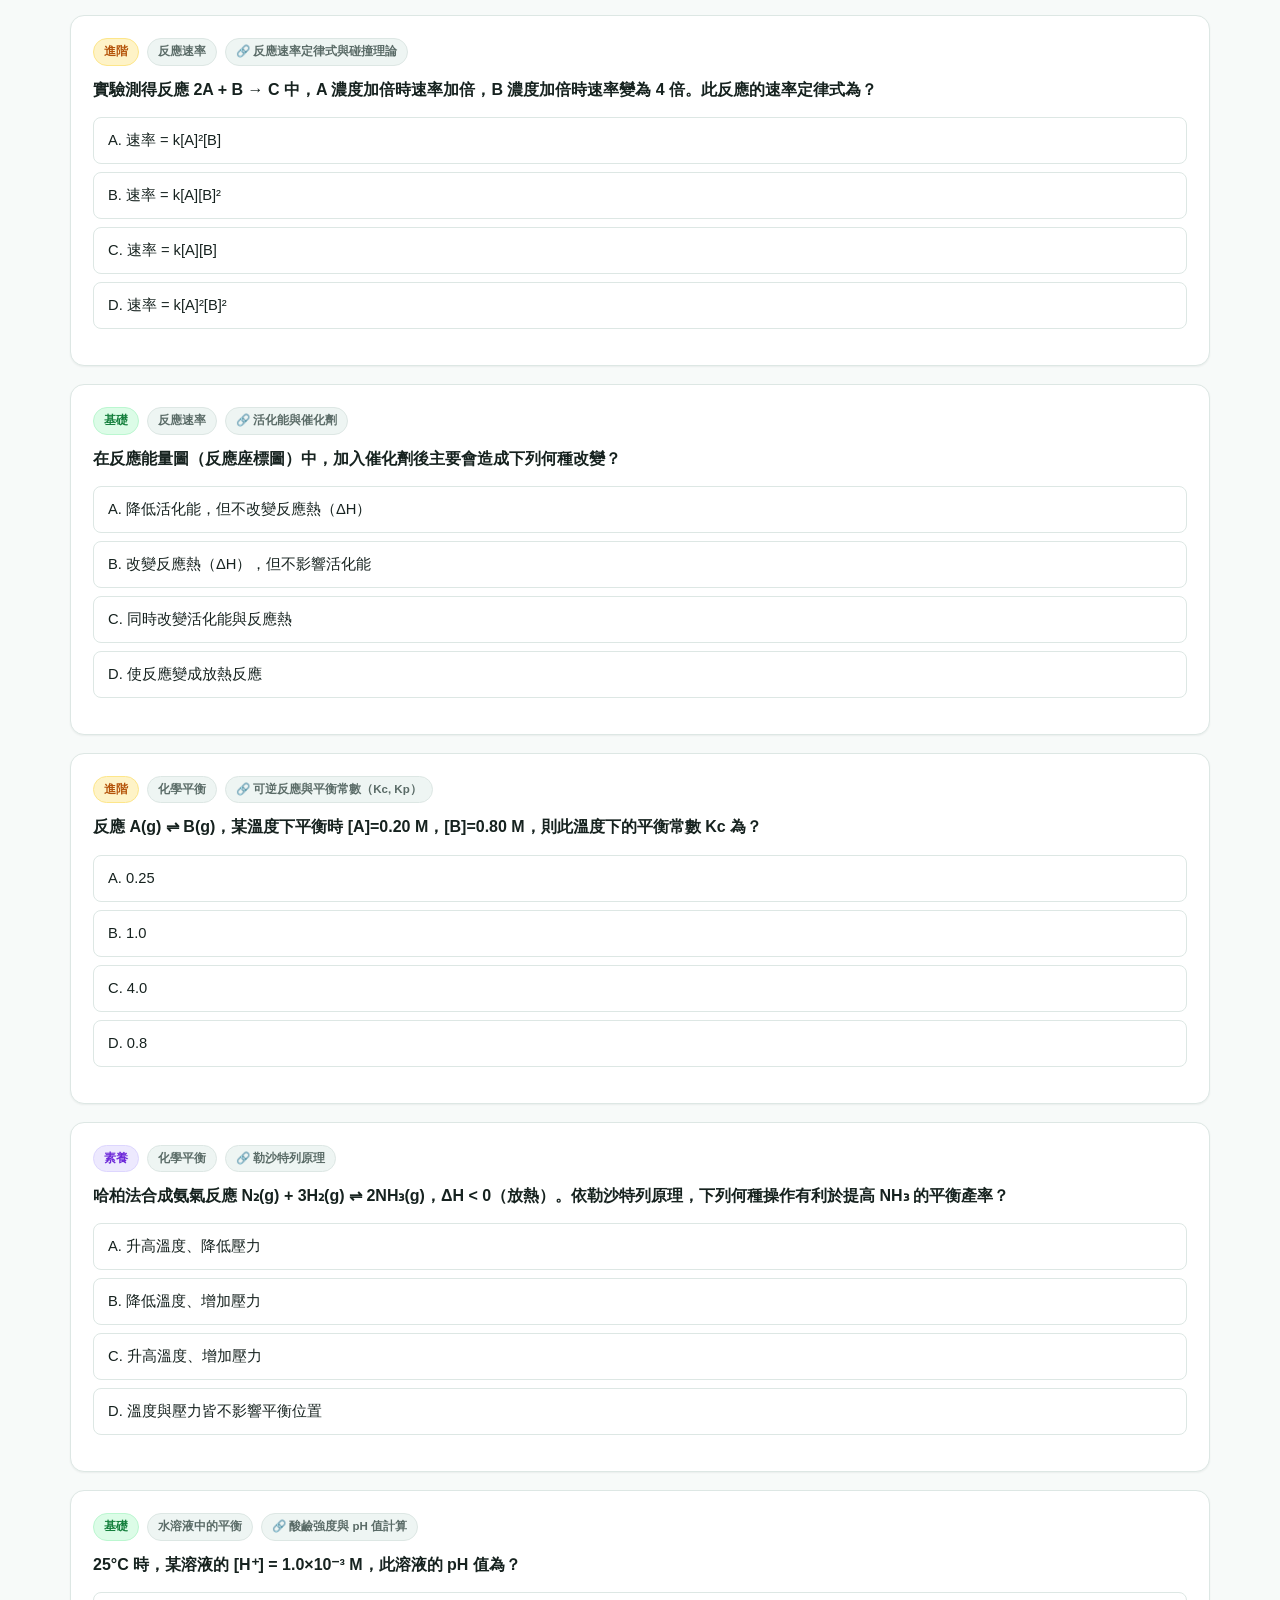
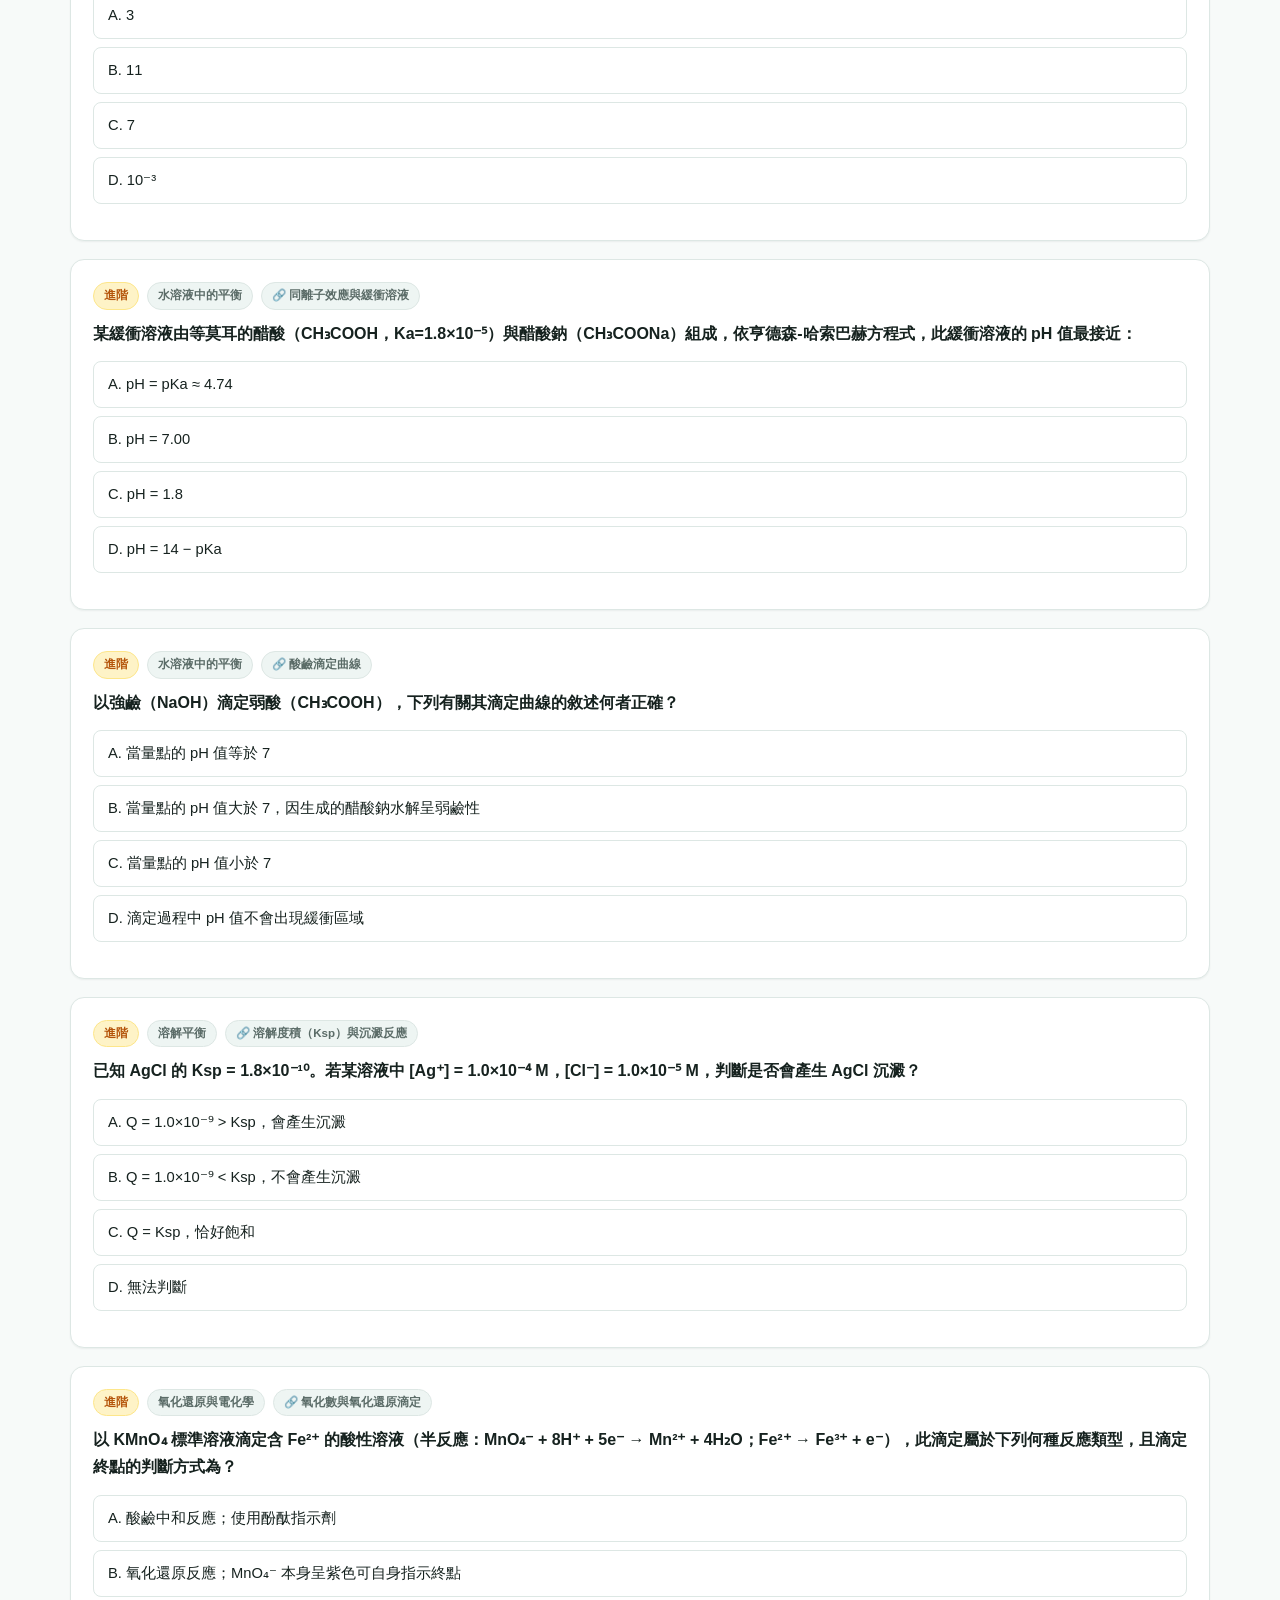
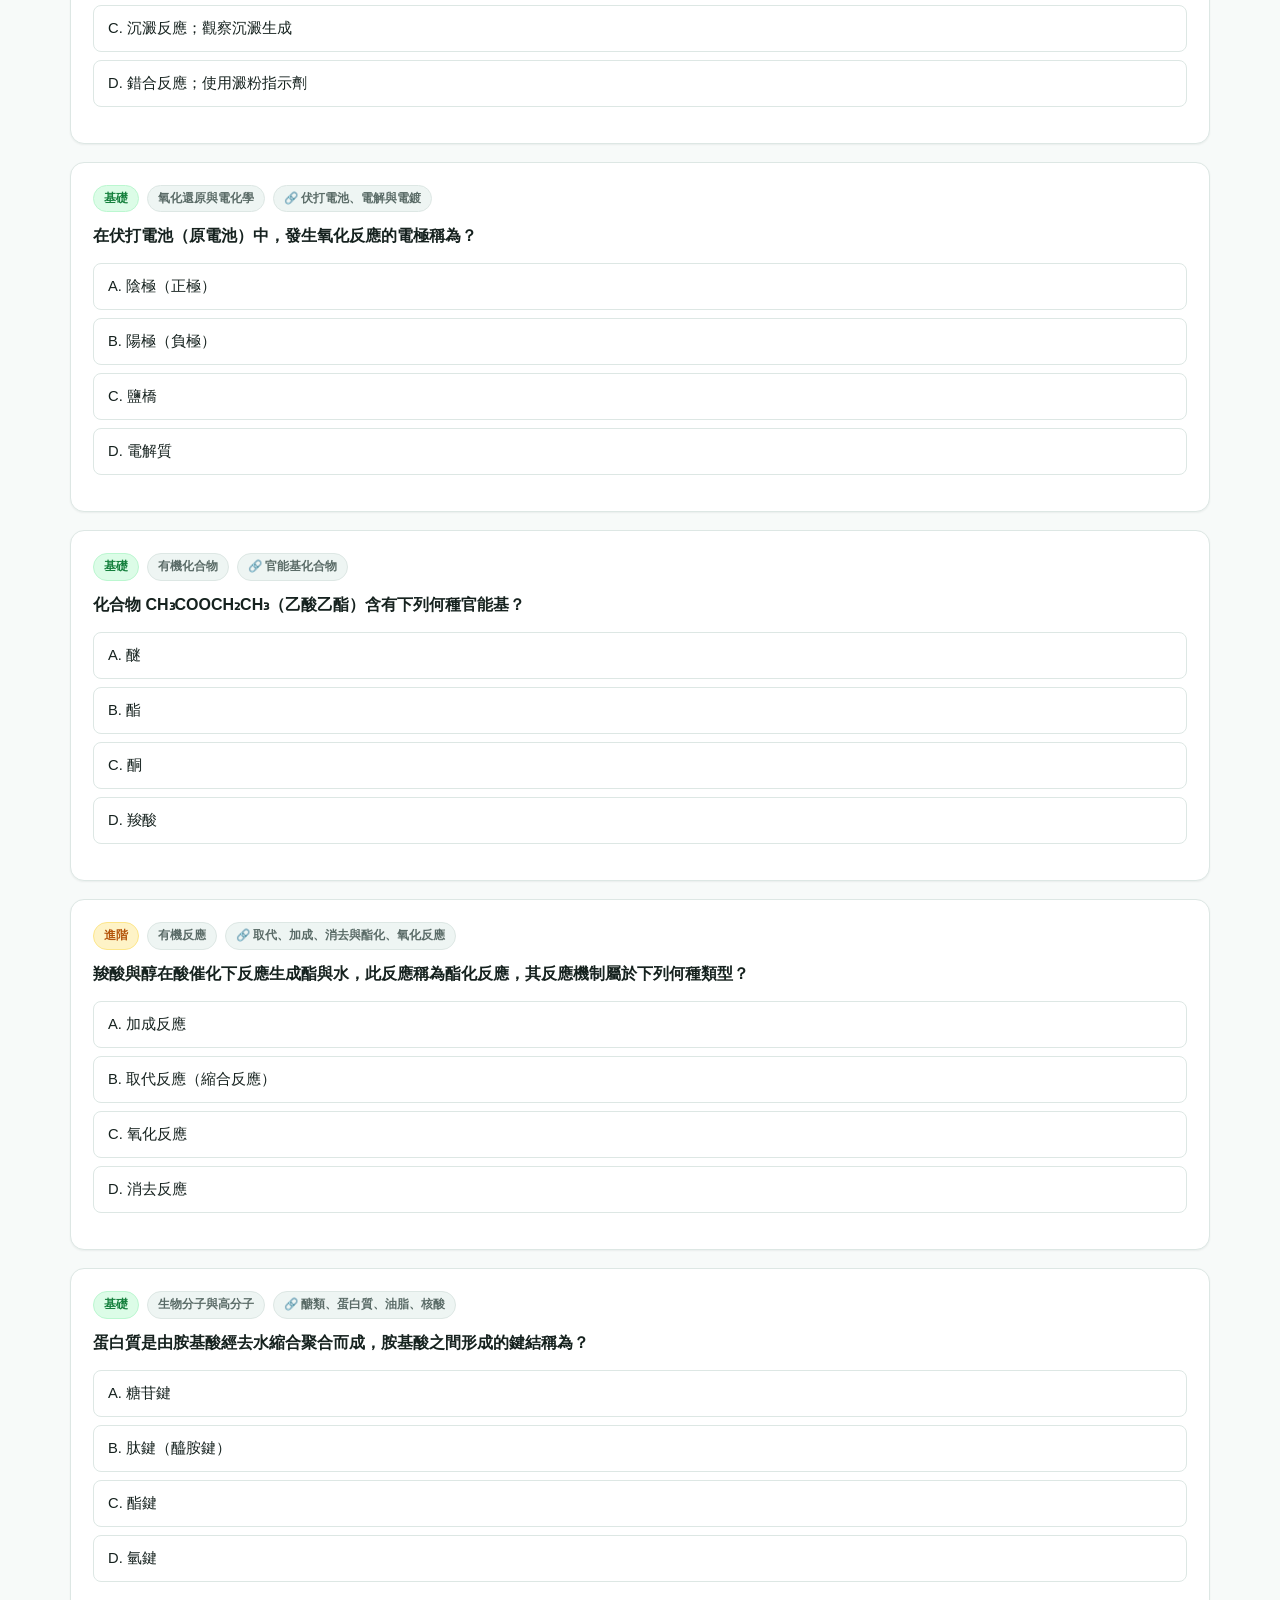
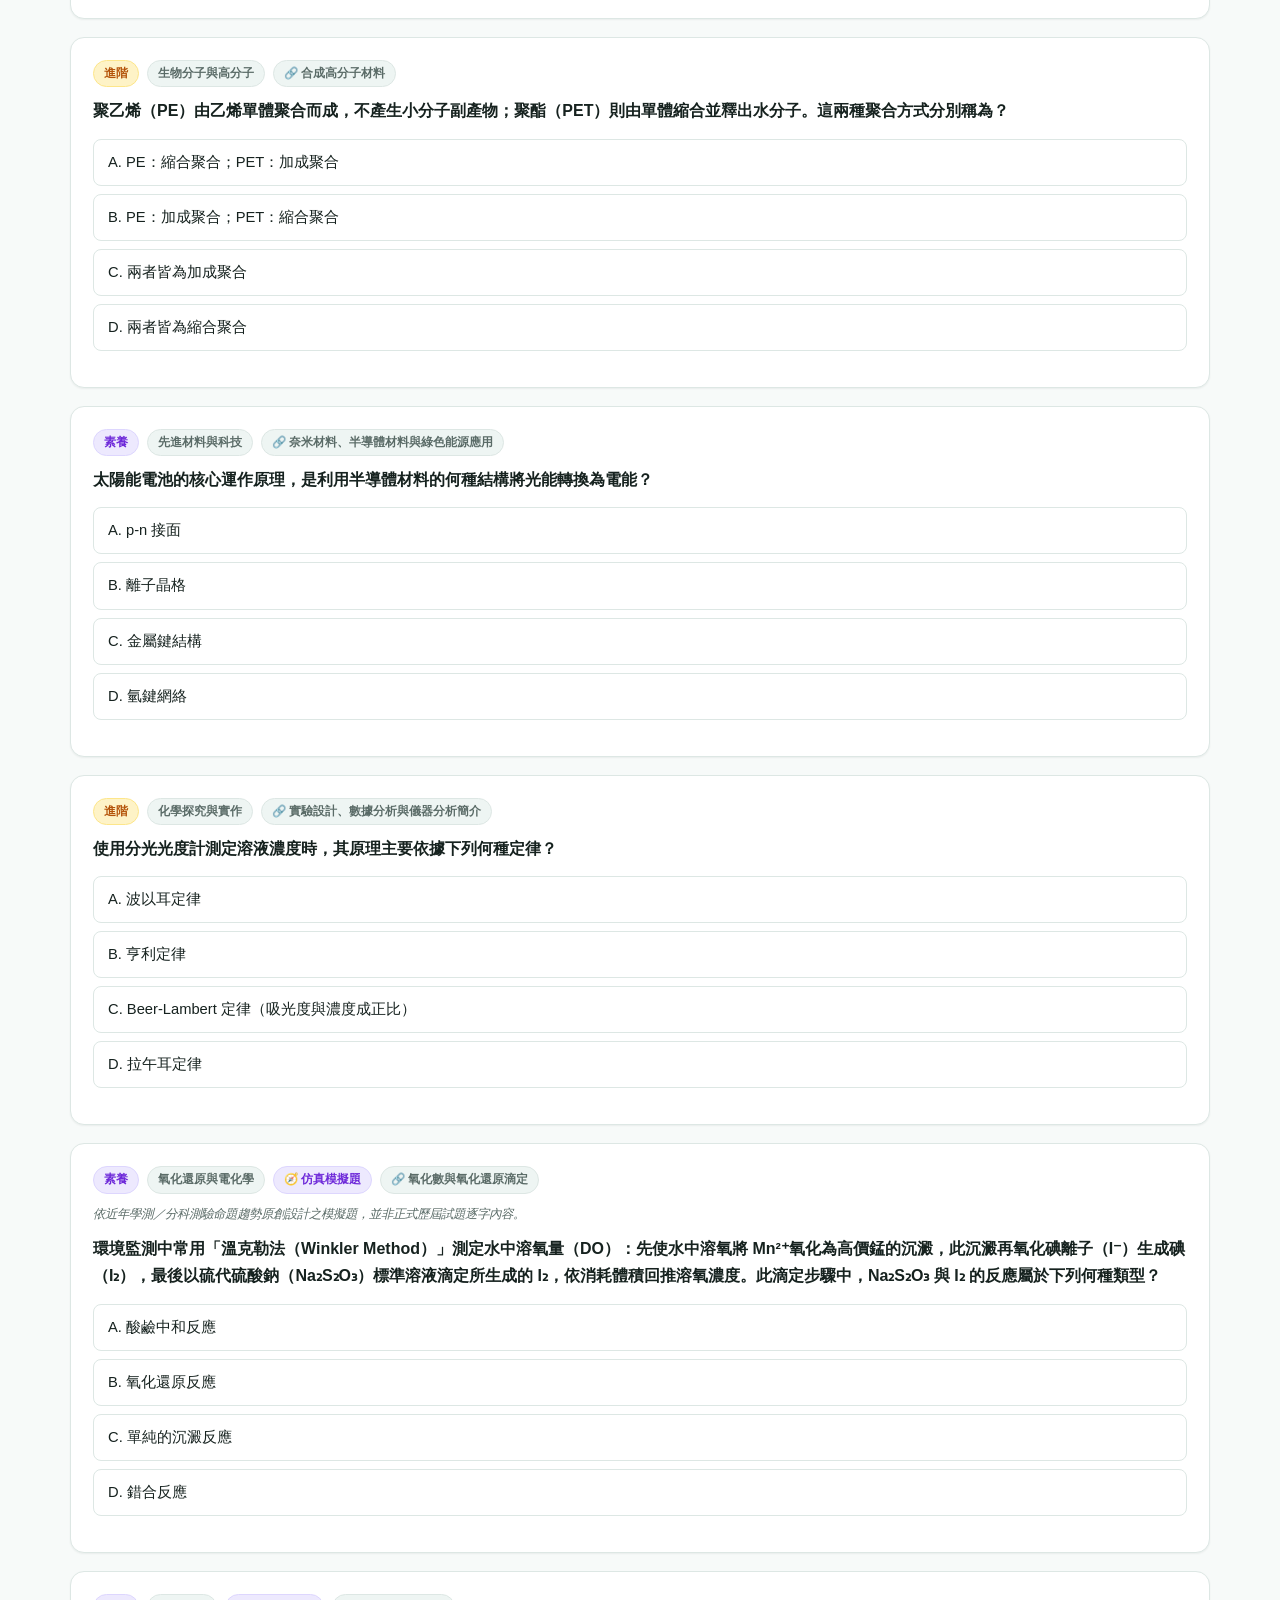
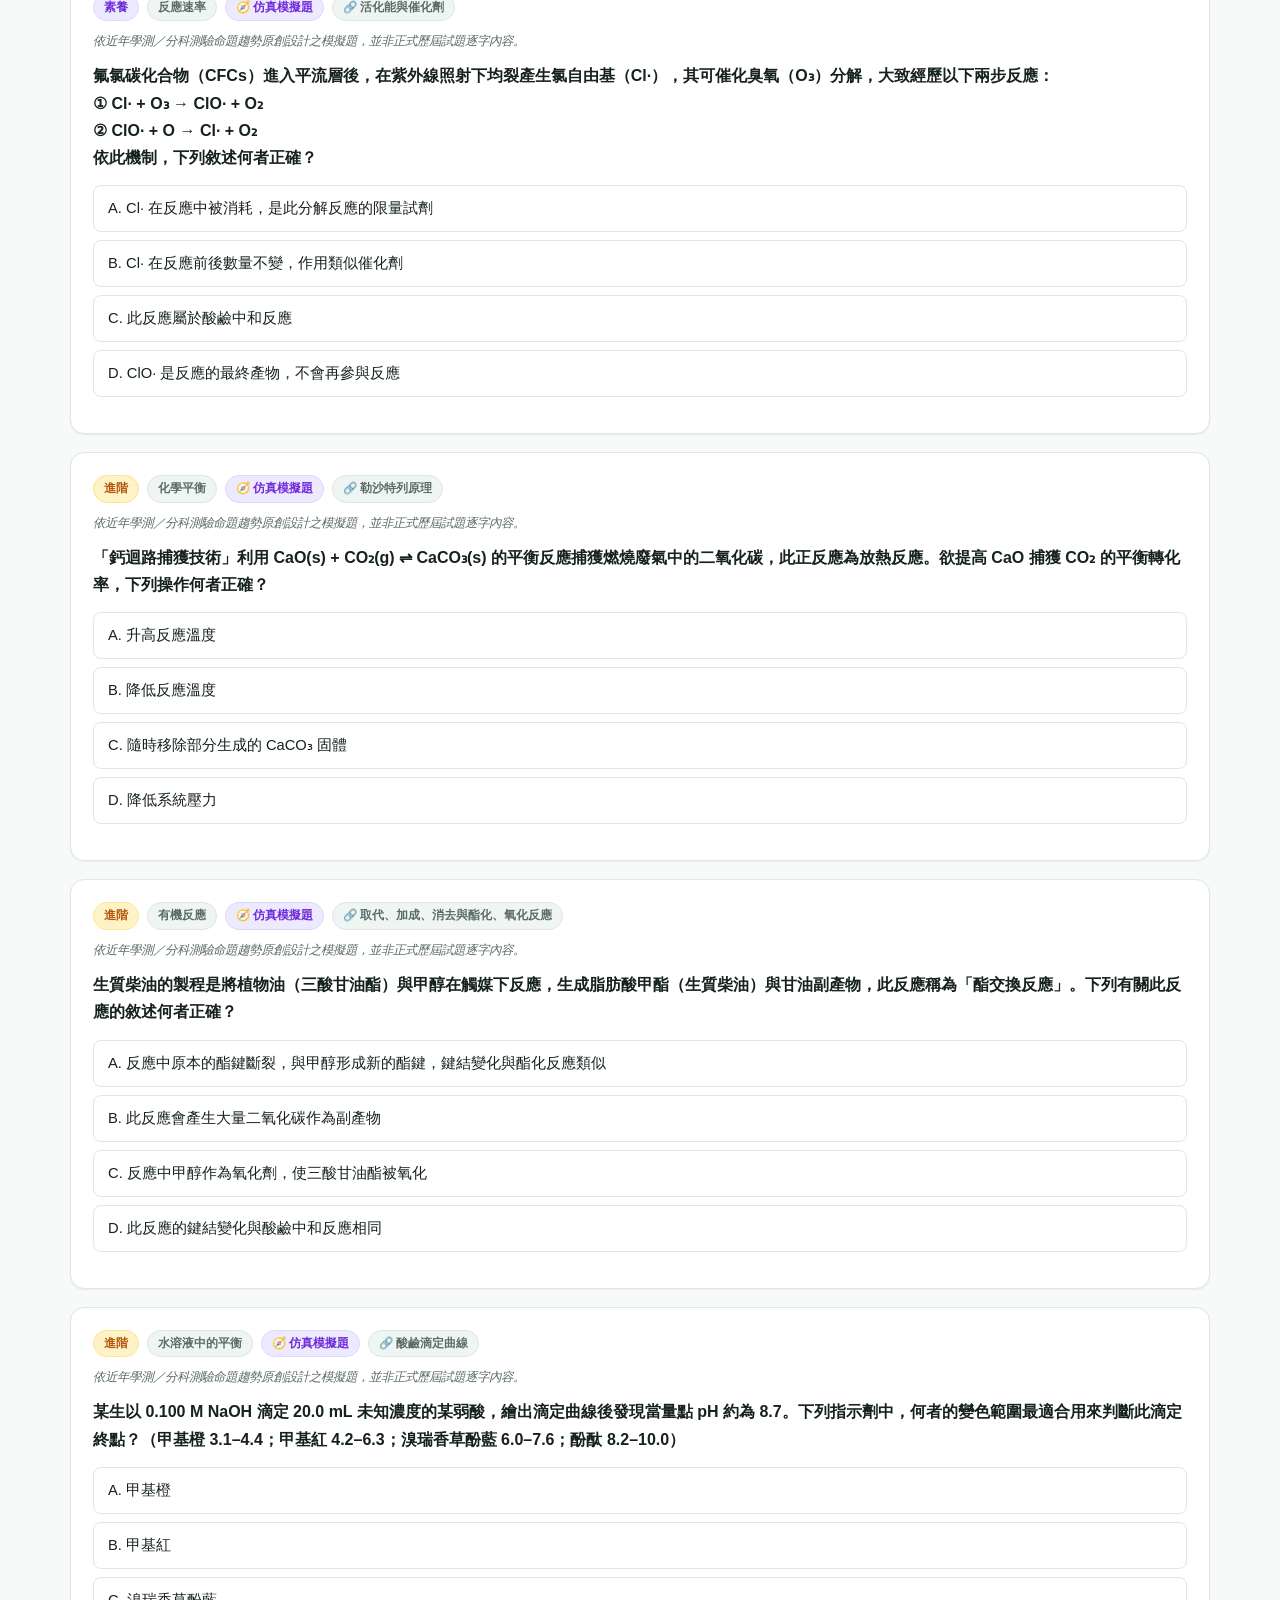
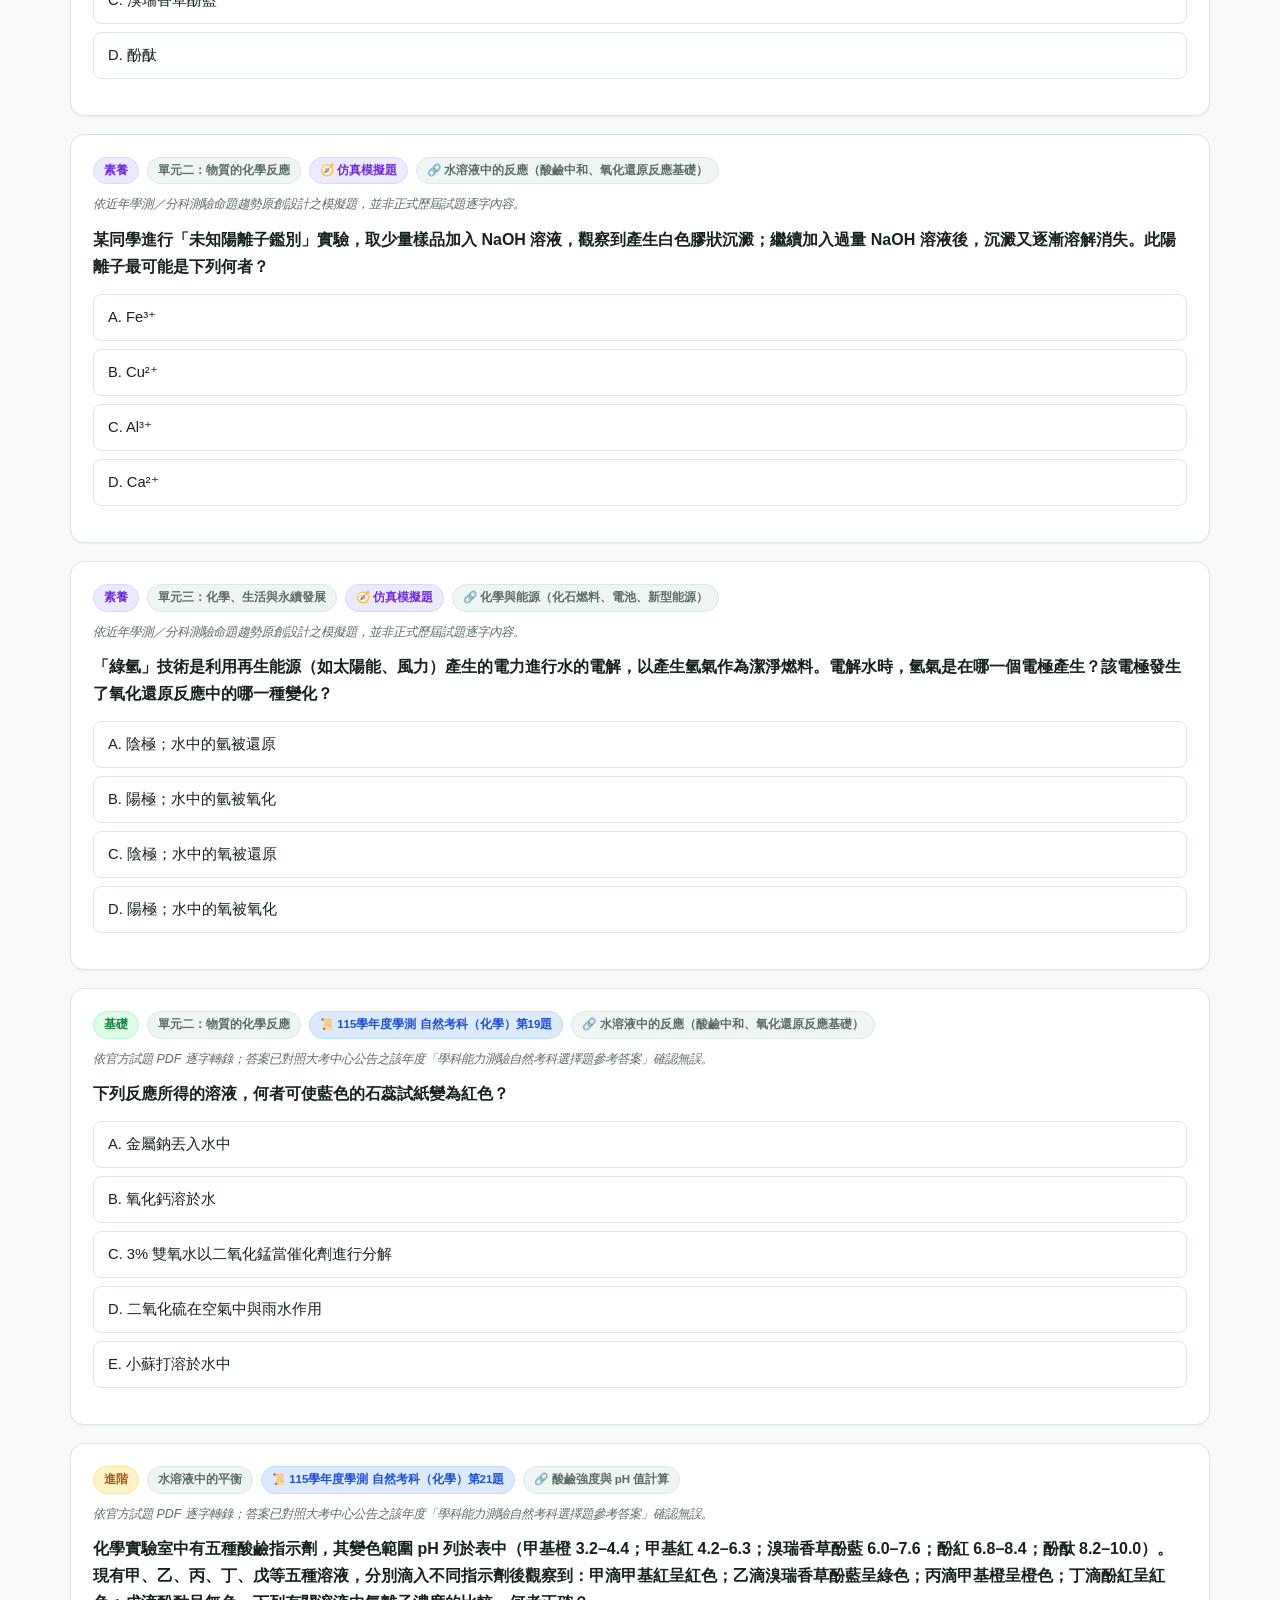
<file: pages/questions.html>
<!doctype html>
<html lang="zh-Hant">
<head>
<meta charset="UTF-8" />
<meta name="viewport" content="width=device-width, initial-scale=1.0" />
<title>題庫與智能評量 | ChemPlatform</title>
<link rel="icon" href="data:image/svg+xml,<svg xmlns=%22http://www.w3.org/2000/svg%22 viewBox=%220 0 100 100%22><text y=%22.9em%22 font-size=%2290%22>⚗️</text></svg>" />
<link rel="stylesheet" href="../css/style.css" />
</head>
<body>
<script>window.CHEM_ROOT = "../"; window.CHEM_PAGE = "questions";</script>

<header id="site-header"></header>

<div class="page-header">
  <div class="container">
    <div class="breadcrumb"><a href="../index.html">首頁</a> / 題庫與智能評量</div>
    <h1>📝 題庫與智能評量區</h1>
    <p>依難度分為「基礎概念」、「進階推論」與「跨科素養題」，每題附詳細解析並連結對應學習地圖觀念。答錯的題目會自動存入你的智慧錯題本。</p>
  </div>
</div>

<main class="container section">
  <div class="stat-bar" id="stat-bar"></div>

  <div class="tab-bar" id="mode-tabs">
    <button class="tab-btn active" data-mode="practice">📚 分級練習</button>
    <button class="tab-btn" data-mode="wrongbook">🧠 智慧錯題本</button>
  </div>

  <div id="practice-panel">
    <div class="filter-bar">
      <select id="filter-subject"></select>
      <select id="filter-difficulty">
        <option value="all">全部難度</option>
        <option value="基礎">基礎概念</option>
        <option value="進階">進階推論</option>
        <option value="素養">跨科素養題</option>
      </select>
      <select id="filter-type">
        <option value="all">全部題型</option>
        <option value="regular">一般練習題</option>
        <option value="real">📜 歷屆考古題（逐字轉錄）</option>
        <option value="simulated">🧭 仿真模擬題（近年命題趨勢）</option>
      </select>
      <input type="text" id="filter-search" placeholder="🔍 搜尋題目關鍵字..." />
      <button class="btn btn-outline btn-sm" id="reset-quiz">重新作答</button>
    </div>
    <div id="quiz-list"></div>
  </div>

  <div id="wrongbook-panel" style="display:none;">
    <div id="wrongbook-list"></div>
  </div>
</main>

<footer id="site-footer"></footer>

<script src="../js/curriculum-data.js"></script>
<script src="../js/questions-data.js"></script>
<script src="../js/nav.js"></script>
<script src="../js/questions.js"></script>
</body>
</html>
</file>
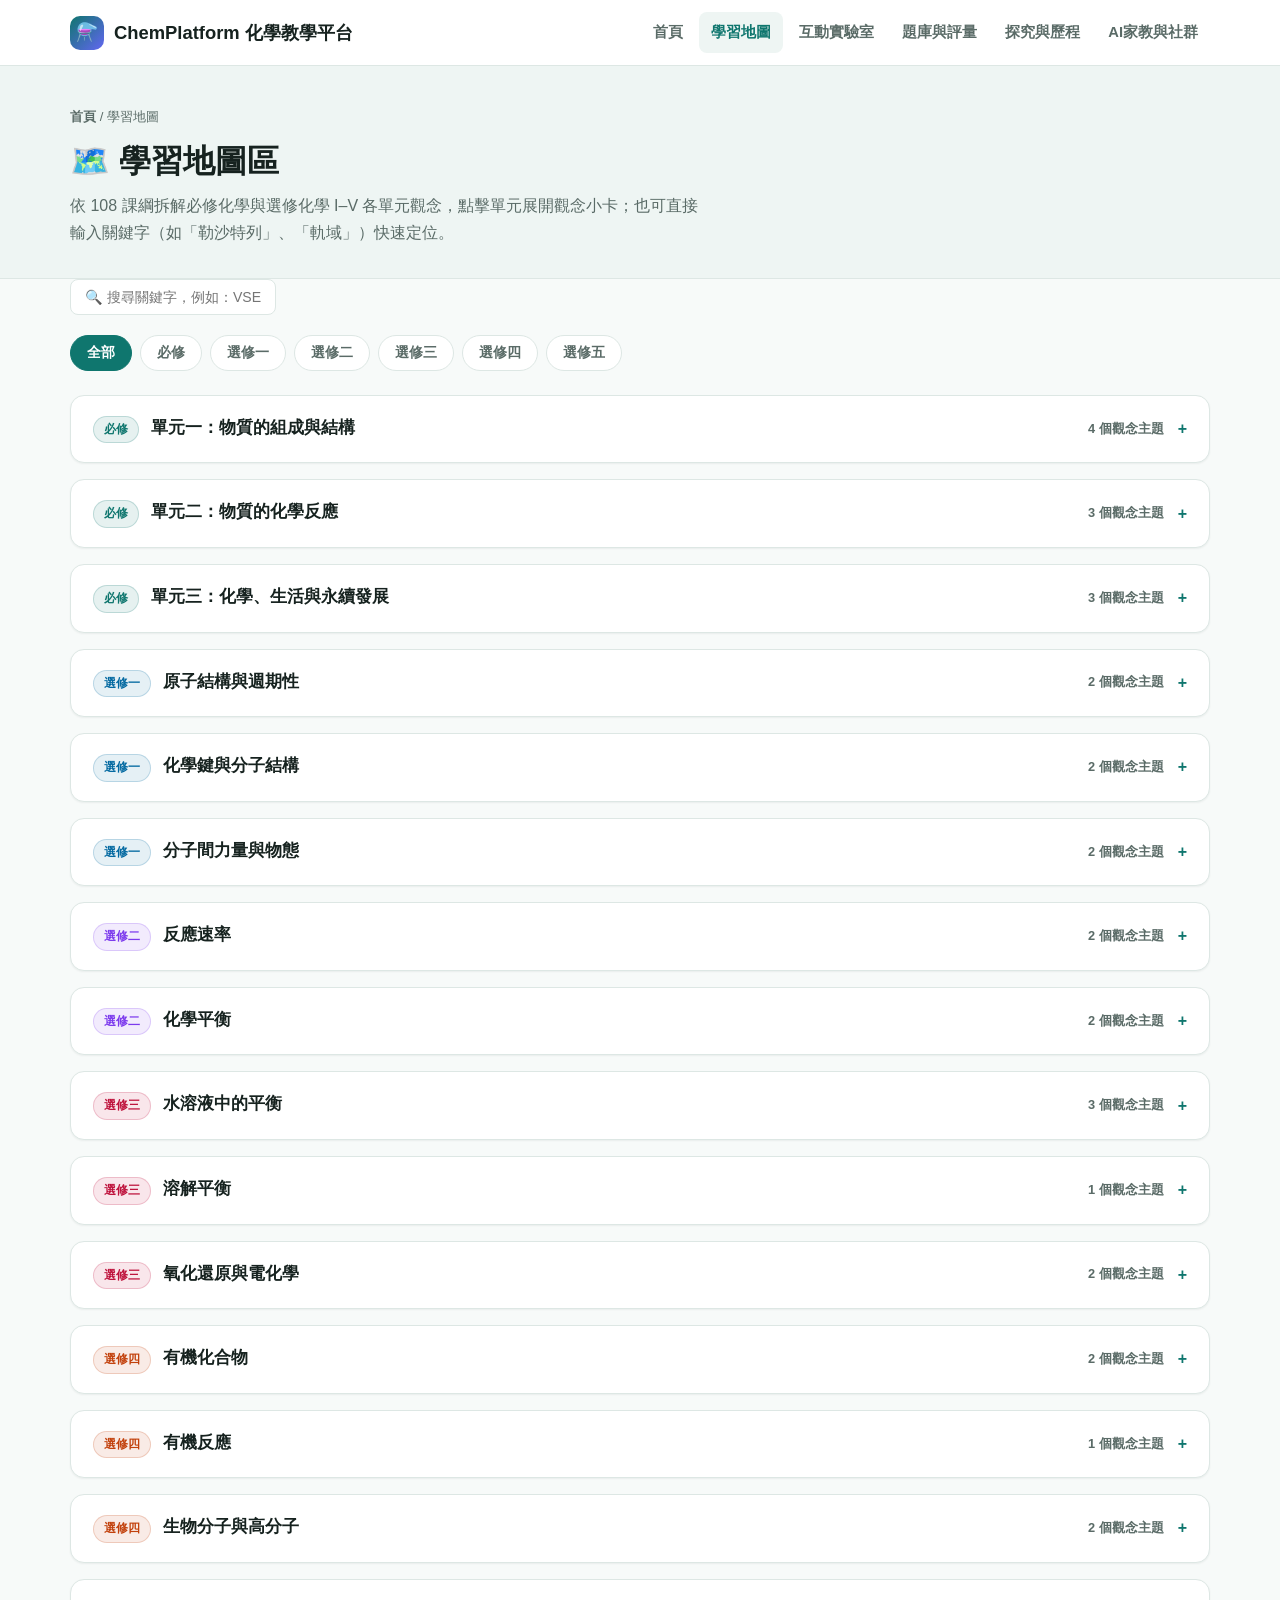
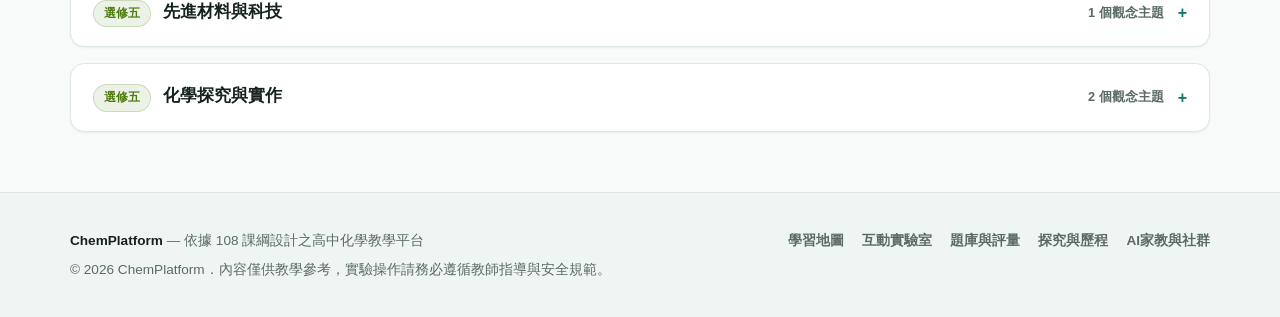
<file: pages/roadmap.html>
<!doctype html>
<html lang="zh-Hant">
<head>
<meta charset="UTF-8" />
<meta name="viewport" content="width=device-width, initial-scale=1.0" />
<title>學習地圖 | ChemPlatform</title>
<link rel="icon" href="data:image/svg+xml,<svg xmlns=%22http://www.w3.org/2000/svg%22 viewBox=%220 0 100 100%22><text y=%22.9em%22 font-size=%2290%22>⚗️</text></svg>" />
<link rel="stylesheet" href="../css/style.css" />
</head>
<body>
<script>window.CHEM_ROOT = "../"; window.CHEM_PAGE = "roadmap";</script>

<header id="site-header"></header>

<div class="page-header">
  <div class="container">
    <div class="breadcrumb"><a href="../index.html">首頁</a> / 學習地圖</div>
    <h1>🗺️ 學習地圖區</h1>
    <p>依 108 課綱拆解必修化學與選修化學 I–V 各單元觀念，點擊單元展開觀念小卡；也可直接輸入關鍵字（如「勒沙特列」、「軌域」）快速定位。</p>
  </div>
</div>

<main class="container section">
  <div class="filter-bar">
    <input type="text" id="search-input" placeholder="🔍 搜尋關鍵字，例如：VSEPR、pH、氧化數..." />
    <span id="result-count" style="font-size:0.85rem;color:var(--color-text-muted);"></span>
  </div>

  <div class="tab-bar" id="subject-tabs"></div>

  <div id="roadmap-content"></div>
  <div id="empty-state" class="empty-state" style="display:none;">找不到符合的觀念，試試其他關鍵字。</div>
</main>

<footer id="site-footer"></footer>

<script src="../js/curriculum-data.js"></script>
<script src="../js/nav.js"></script>
<script>
  const params = new URLSearchParams(window.location.search);
  let activeSubject = params.get("subject") || "all";
  let query = (params.get("q") || "").trim();

  const subjectOrder = ["required", "elective1", "elective2", "elective3", "elective4", "elective5"];

  function renderTabs() {
    const tabBar = document.getElementById("subject-tabs");
    const tabs = [{ key: "all", title: "全部" }].concat(
      subjectOrder.map((k) => ({ key: k, title: CURRICULUM[k].tag }))
    );
    tabBar.innerHTML = tabs
      .map(
        (t) =>
          `<button class="tab-btn ${t.key === activeSubject ? "active" : ""}" data-key="${t.key}">${t.title}</button>`
      )
      .join("");
    tabBar.querySelectorAll(".tab-btn").forEach((btn) => {
      btn.addEventListener("click", () => {
        activeSubject = btn.dataset.key;
        renderTabs();
        renderContent();
      });
    });
  }

  function matchesQuery(topic, q) {
    if (!q) return true;
    const hay = (
      topic.title +
      " " +
      topic.summary +
      " " +
      topic.keyPoints.join(" ") +
      " " +
      (topic.keywords || []).join(" ")
    ).toLowerCase();
    return hay.includes(q.toLowerCase());
  }

  function renderContent() {
    const container = document.getElementById("roadmap-content");
    container.innerHTML = "";
    let totalShown = 0;
    let totalTopics = 0;

    const subjectsToShow = activeSubject === "all" ? subjectOrder : [activeSubject];

    subjectsToShow.forEach((subjectKey) => {
      const subject = CURRICULUM[subjectKey];
      subject.units.forEach((unit) => {
        totalTopics += unit.topics.length;
        const matchedTopics = unit.topics.filter((t) => matchesQuery(t, query));
        if (matchedTopics.length === 0) return;
        totalShown += matchedTopics.length;

        const block = document.createElement("div");
        block.className = "unit-block" + (query ? " open" : "");
        block.innerHTML = `
          <div class="unit-header">
            <div>
              <span class="chip" style="background:${subject.color}1a;color:${subject.color};border-color:${subject.color}33;">${subject.tag}</span>
              <h3 style="display:inline;margin-left:8px;">${unit.title}</h3>
            </div>
            <div style="display:flex;align-items:center;gap:14px;">
              <span class="unit-meta">${matchedTopics.length} 個觀念主題</span>
              <span class="unit-toggle-icon">+</span>
            </div>
          </div>
          <div class="unit-body">
            ${matchedTopics
              .map(
                (topic) => `
              <div class="topic-item" id="${topic.id}">
                <h4>${topic.title}</h4>
                <p>${topic.summary}</p>
                <ul class="key-points">
                  ${topic.keyPoints.map((k) => `<li>${k}</li>`).join("")}
                </ul>
                <div class="topic-tags">
                  ${(topic.keywords || [])
                    .slice(0, 6)
                    .map((k) => `<span class="chip">${k}</span>`)
                    .join("")}
                </div>
                <div style="margin-top:12px;">
                  <a class="btn btn-outline btn-sm" href="questions.html?topic=${topic.id}">前往相關題目 →</a>
                </div>
              </div>
            `
              )
              .join("")}
          </div>
        `;
        block.querySelector(".unit-header").addEventListener("click", () => {
          block.classList.toggle("open");
        });
        container.appendChild(block);
      });
    });

    document.getElementById("empty-state").style.display = totalShown === 0 ? "block" : "none";
    document.getElementById("result-count").textContent = query
      ? `找到 ${totalShown} 個相關觀念（共 ${totalTopics} 個）`
      : "";
  }

  const searchInput = document.getElementById("search-input");
  searchInput.value = query;
  searchInput.addEventListener("input", (e) => {
    query = e.target.value.trim();
    renderContent();
  });

  renderTabs();
  renderContent();

  if (window.location.hash) {
    setTimeout(() => {
      const el = document.querySelector(window.location.hash);
      if (el) {
        el.closest(".unit-block")?.classList.add("open");
        el.scrollIntoView({ behavior: "smooth", block: "center" });
      }
    }, 100);
  }
</script>
</body>
</html>
</file>
<file: css/style.css>
/* ChemPlatform — 台灣高中化學教學網站 全站樣式 */

:root {
  --color-primary: #0f766e;      /* teal-700 */
  --color-primary-light: #14b8a6;/* teal-500 */
  --color-primary-dark: #0b4f4a;
  --color-accent: #f59e0b;       /* amber-500 */
  --color-accent-2: #6366f1;     /* indigo-500 */
  --color-bg: #f7faf9;
  --color-surface: #ffffff;
  --color-surface-alt: #eef5f3;
  --color-border: #dde7e4;
  --color-text: #16221f;
  --color-text-muted: #5a6b67;
  --color-danger: #dc2626;
  --color-success: #16a34a;
  --radius: 14px;
  --radius-sm: 8px;
  --shadow-sm: 0 1px 2px rgba(15, 40, 35, 0.06);
  --shadow-md: 0 6px 20px rgba(15, 40, 35, 0.08);
  --shadow-lg: 0 16px 40px rgba(15, 40, 35, 0.14);
  --max-width: 1180px;
  --font-sans: "Noto Sans TC", "PingFang TC", "Microsoft JhengHei", -apple-system, BlinkMacSystemFont, sans-serif;
}

@media (prefers-color-scheme: dark) {
  :root {
    --color-primary: #2dd4bf;
    --color-primary-light: #5eead4;
    --color-primary-dark: #99f6e4;
    --color-accent: #fbbf24;
    --color-accent-2: #a5b4fc;
    --color-bg: #0e1614;
    --color-surface: #16201d;
    --color-surface-alt: #1c2723;
    --color-border: #2a3733;
    --color-text: #eaf2f0;
    --color-text-muted: #9db3ad;
    --shadow-sm: 0 1px 2px rgba(0, 0, 0, 0.3);
    --shadow-md: 0 6px 20px rgba(0, 0, 0, 0.35);
    --shadow-lg: 0 16px 40px rgba(0, 0, 0, 0.5);
  }
}

* { box-sizing: border-box; }
html { scroll-behavior: smooth; }

body {
  margin: 0;
  font-family: var(--font-sans);
  background: var(--color-bg);
  color: var(--color-text);
  line-height: 1.7;
  -webkit-font-smoothing: antialiased;
}

img, svg, canvas { max-width: 100%; }

a { color: var(--color-primary); text-decoration: none; }
a:hover { text-decoration: underline; }

h1, h2, h3, h4 { line-height: 1.35; margin: 0 0 0.5em; font-weight: 700; }
p { margin: 0 0 1em; color: var(--color-text); }

.container {
  max-width: var(--max-width);
  margin: 0 auto;
  padding: 0 20px;
}

/* ---------- Header / Nav ---------- */
#site-header {
  position: sticky;
  top: 0;
  z-index: 100;
  background: color-mix(in srgb, var(--color-surface) 92%, transparent);
  backdrop-filter: blur(10px);
  border-bottom: 1px solid var(--color-border);
}

.nav-bar {
  max-width: var(--max-width);
  margin: 0 auto;
  padding: 12px 20px;
  display: flex;
  align-items: center;
  justify-content: space-between;
  gap: 16px;
}

.brand {
  display: flex;
  align-items: center;
  gap: 10px;
  font-weight: 800;
  font-size: 1.15rem;
  color: var(--color-text);
  white-space: nowrap;
}
.brand:hover { text-decoration: none; }
.brand-mark {
  width: 34px; height: 34px;
  border-radius: 10px;
  background: linear-gradient(135deg, var(--color-primary), var(--color-accent-2));
  display: flex; align-items: center; justify-content: center;
  color: white; font-size: 1.1rem; flex-shrink: 0;
}

.nav-links {
  display: flex;
  gap: 4px;
  flex-wrap: wrap;
  align-items: center;
}

.nav-links a {
  color: var(--color-text-muted);
  font-weight: 600;
  font-size: 0.92rem;
  padding: 8px 12px;
  border-radius: var(--radius-sm);
  white-space: nowrap;
}
.nav-links a:hover { background: var(--color-surface-alt); text-decoration: none; color: var(--color-text); }
.nav-links a.active { color: var(--color-primary); background: var(--color-surface-alt); }

.nav-toggle {
  display: none;
  background: none;
  border: 1px solid var(--color-border);
  border-radius: var(--radius-sm);
  padding: 8px 10px;
  font-size: 1.1rem;
  cursor: pointer;
  color: var(--color-text);
}

@media (max-width: 860px) {
  .nav-toggle { display: block; }
  .nav-links {
    display: none;
    width: 100%;
    flex-direction: column;
    align-items: stretch;
    border-top: 1px solid var(--color-border);
    padding-top: 8px;
    margin-top: 8px;
  }
  .nav-links.open { display: flex; }
  .nav-bar { flex-wrap: wrap; }
  .nav-links a { padding: 10px 12px; }
}

/* ---------- Hero ---------- */
.hero {
  background: linear-gradient(160deg, var(--color-primary-dark) 0%, var(--color-primary) 55%, var(--color-primary-light) 100%);
  color: #fff;
  padding: 64px 20px 80px;
  position: relative;
  overflow: hidden;
}
.hero::after {
  content: "";
  position: absolute;
  inset: 0;
  background-image: radial-gradient(circle at 85% 20%, rgba(255,255,255,0.16), transparent 45%),
                     radial-gradient(circle at 10% 90%, rgba(255,255,255,0.1), transparent 40%);
}
.hero-inner {
  max-width: var(--max-width);
  margin: 0 auto;
  position: relative;
  z-index: 1;
}
.hero-eyebrow {
  display: inline-block;
  font-size: 0.8rem;
  font-weight: 700;
  letter-spacing: 0.08em;
  background: rgba(255,255,255,0.16);
  padding: 6px 14px;
  border-radius: 999px;
  margin-bottom: 18px;
}
.hero h1 {
  font-size: clamp(1.8rem, 4vw, 2.6rem);
  margin-bottom: 0.4em;
  max-width: 760px;
}
.hero p.lead {
  font-size: 1.05rem;
  max-width: 620px;
  color: rgba(255,255,255,0.92);
}
.hero-search {
  margin-top: 28px;
  max-width: 560px;
  display: flex;
  gap: 8px;
  background: rgba(255,255,255,0.14);
  border: 1px solid rgba(255,255,255,0.3);
  border-radius: 999px;
  padding: 6px 6px 6px 18px;
}
.hero-search input {
  flex: 1;
  background: transparent;
  border: none;
  outline: none;
  color: #fff;
  font-size: 0.95rem;
  font-family: inherit;
}
.hero-search input::placeholder { color: rgba(255,255,255,0.7); }
.hero-search button {
  background: #fff;
  color: var(--color-primary-dark);
  border: none;
  border-radius: 999px;
  padding: 10px 20px;
  font-weight: 700;
  font-size: 0.9rem;
  cursor: pointer;
}
.hero-search button:hover { filter: brightness(0.95); }

.hero-stats {
  display: flex;
  gap: 28px;
  margin-top: 34px;
  flex-wrap: wrap;
}
.hero-stat strong { display: block; font-size: 1.5rem; }
.hero-stat span { font-size: 0.82rem; color: rgba(255,255,255,0.8); }

/* ---------- Section ---------- */
section.section {
  padding: 56px 0;
}
.section-head {
  margin-bottom: 28px;
  display: flex;
  align-items: flex-end;
  justify-content: space-between;
  gap: 16px;
  flex-wrap: wrap;
}
.section-head h2 { font-size: 1.55rem; margin-bottom: 4px; }
.section-head p { color: var(--color-text-muted); margin: 0; max-width: 560px; }
.eyebrow {
  color: var(--color-primary);
  font-weight: 700;
  font-size: 0.8rem;
  letter-spacing: 0.06em;
  text-transform: uppercase;
  margin-bottom: 6px;
  display: block;
}

/* ---------- Cards ---------- */
.card-grid {
  display: grid;
  grid-template-columns: repeat(auto-fit, minmax(260px, 1fr));
  gap: 20px;
}
.card {
  background: var(--color-surface);
  border: 1px solid var(--color-border);
  border-radius: var(--radius);
  padding: 22px;
  box-shadow: var(--shadow-sm);
  transition: transform 0.15s ease, box-shadow 0.15s ease;
  display: flex;
  flex-direction: column;
  gap: 8px;
}
.card:hover { transform: translateY(-3px); box-shadow: var(--shadow-md); }
.card-icon {
  width: 46px; height: 46px;
  border-radius: 12px;
  display: flex; align-items: center; justify-content: center;
  font-size: 1.4rem;
  margin-bottom: 6px;
}
.card h3 { font-size: 1.08rem; margin-bottom: 2px; }
.card p { color: var(--color-text-muted); font-size: 0.92rem; margin-bottom: 6px; }
.card .card-link { font-size: 0.86rem; font-weight: 700; margin-top: auto; }

.module-card { color: inherit; display: block; }
.module-card:hover { text-decoration: none; }

/* ---------- Buttons ---------- */
.btn {
  display: inline-flex;
  align-items: center;
  gap: 6px;
  padding: 10px 20px;
  border-radius: 999px;
  font-weight: 700;
  font-size: 0.92rem;
  border: 1px solid transparent;
  cursor: pointer;
  font-family: inherit;
}
.btn-primary { background: var(--color-primary); color: #fff; }
.btn-primary:hover { background: var(--color-primary-dark); text-decoration: none; }
.btn-outline { background: transparent; border-color: var(--color-border); color: var(--color-text); }
.btn-outline:hover { background: var(--color-surface-alt); text-decoration: none; }
.btn-sm { padding: 6px 14px; font-size: 0.82rem; }
.btn:disabled { opacity: 0.5; cursor: not-allowed; }

/* ---------- Page header (inner pages) ---------- */
.page-header {
  background: var(--color-surface-alt);
  border-bottom: 1px solid var(--color-border);
  padding: 40px 0 32px;
}
.page-header h1 { font-size: clamp(1.5rem, 3vw, 2rem); margin-bottom: 8px; }
.page-header p { color: var(--color-text-muted); max-width: 640px; margin: 0; }
.breadcrumb {
  font-size: 0.82rem;
  color: var(--color-text-muted);
  margin-bottom: 12px;
}
.breadcrumb a { color: var(--color-text-muted); font-weight: 600; }

/* ---------- Tabs / Filters ---------- */
.tab-bar {
  display: flex;
  gap: 8px;
  flex-wrap: wrap;
  margin-bottom: 24px;
}
.tab-btn {
  border: 1px solid var(--color-border);
  background: var(--color-surface);
  color: var(--color-text-muted);
  padding: 8px 16px;
  border-radius: 999px;
  font-size: 0.86rem;
  font-weight: 700;
  cursor: pointer;
  font-family: inherit;
}
.tab-btn:hover { border-color: var(--color-primary-light); }
.tab-btn.active { background: var(--color-primary); border-color: var(--color-primary); color: #fff; }

.filter-bar {
  display: flex;
  gap: 10px;
  flex-wrap: wrap;
  margin-bottom: 20px;
  align-items: center;
}
.filter-bar input[type="text"], .filter-bar select {
  padding: 9px 14px;
  border-radius: var(--radius-sm);
  border: 1px solid var(--color-border);
  background: var(--color-surface);
  color: var(--color-text);
  font-family: inherit;
  font-size: 0.88rem;
}
.filter-bar select { cursor: pointer; }
.chip {
  display: inline-block;
  padding: 3px 10px;
  border-radius: 999px;
  font-size: 0.72rem;
  font-weight: 700;
  background: var(--color-surface-alt);
  color: var(--color-text-muted);
  border: 1px solid var(--color-border);
}
.chip.diff-基礎 { background: #dcfce7; color: #15803d; border-color: #bbf7d0; }
.chip.diff-進階 { background: #fef3c7; color: #b45309; border-color: #fde68a; }
.chip.diff-素養 { background: #ede9fe; color: #6d28d9; border-color: #ddd6fe; }
@media (prefers-color-scheme: dark) {
  .chip.diff-基礎 { background: #052e1a; color: #86efac; border-color: #14532d; }
  .chip.diff-進階 { background: #3a2504; color: #fcd34d; border-color: #78350f; }
  .chip.diff-素養 { background: #2e1a63; color: #c4b5fd; border-color: #4c1d95; }
}

/* ---------- Accordion (roadmap) ---------- */
.unit-block {
  background: var(--color-surface);
  border: 1px solid var(--color-border);
  border-radius: var(--radius);
  margin-bottom: 16px;
  overflow: hidden;
  box-shadow: var(--shadow-sm);
}
.unit-header {
  padding: 18px 22px;
  display: flex;
  align-items: center;
  justify-content: space-between;
  cursor: pointer;
  gap: 12px;
}
.unit-header h3 { margin: 0; font-size: 1.05rem; }
.unit-header .unit-meta { font-size: 0.8rem; color: var(--color-text-muted); font-weight: 600; }
.unit-toggle-icon { transition: transform 0.2s ease; color: var(--color-primary); font-weight: 700; flex-shrink: 0; }
.unit-block.open .unit-toggle-icon { transform: rotate(45deg); }
.unit-body {
  max-height: 0;
  overflow: hidden;
  transition: max-height 0.25s ease;
  border-top: 1px solid transparent;
}
.unit-block.open .unit-body {
  max-height: 4000px;
  border-top: 1px solid var(--color-border);
}
.topic-item {
  padding: 16px 22px;
  border-bottom: 1px solid var(--color-border);
}
.topic-item:last-child { border-bottom: none; }
.topic-item h4 { font-size: 0.98rem; margin-bottom: 6px; color: var(--color-primary-dark); }
@media (prefers-color-scheme: dark) { .topic-item h4 { color: var(--color-primary); } }
.topic-item p { font-size: 0.9rem; color: var(--color-text-muted); margin-bottom: 8px; }
.key-points { margin: 8px 0 0; padding-left: 20px; font-size: 0.87rem; color: var(--color-text); }
.key-points li { margin-bottom: 4px; }
.topic-tags { display: flex; gap: 6px; flex-wrap: wrap; margin-top: 8px; }

/* ---------- Lab / simulators ---------- */
.lab-select-wrap {
  background: var(--color-surface);
  border: 1px solid var(--color-border);
  border-radius: var(--radius);
  padding: 18px 24px;
  box-shadow: var(--shadow-sm);
  margin-bottom: 24px;
}
.lab-select-wrap label { display: block; font-size: 0.84rem; font-weight: 700; margin-bottom: 8px; color: var(--color-text-muted); }
.lab-select-wrap select {
  width: 100%;
  max-width: 420px;
  padding: 10px 12px;
  border-radius: var(--radius-sm);
  border: 1px solid var(--color-border);
  background: var(--color-surface);
  color: var(--color-text);
  font-family: inherit;
  font-size: 0.95rem;
  font-weight: 600;
}
.lab-panel {
  background: var(--color-surface);
  border: 1px solid var(--color-border);
  border-radius: var(--radius);
  padding: 24px;
  box-shadow: var(--shadow-sm);
  margin-bottom: 32px;
  display: none;
}
.lab-panel.active { display: block; }
.lab-panel h2 { font-size: 1.2rem; margin-bottom: 4px; }
.lab-panel .lab-desc { color: var(--color-text-muted); font-size: 0.9rem; margin-bottom: 18px; }
.lab-grid {
  display: grid;
  grid-template-columns: 280px 1fr;
  gap: 24px;
}
@media (max-width: 760px) { .lab-grid { grid-template-columns: 1fr; } }
.control-group { margin-bottom: 16px; }
.control-group label { display: block; font-size: 0.84rem; font-weight: 700; margin-bottom: 6px; color: var(--color-text-muted); }
.control-group select, .control-group input[type="number"], .control-group input[type="range"] {
  width: 100%;
  padding: 8px 10px;
  border-radius: var(--radius-sm);
  border: 1px solid var(--color-border);
  background: var(--color-surface);
  color: var(--color-text);
  font-family: inherit;
  font-size: 0.88rem;
}
.control-group .value-readout { font-size: 0.82rem; color: var(--color-primary); font-weight: 700; margin-top: 4px; }
#molviewer { position: relative; width: 100%; height: 420px; border-radius: var(--radius-sm); background: #0b0f10; overflow: hidden; }
.mol-legend { display: flex; gap: 14px; flex-wrap: wrap; margin-top: 10px; font-size: 0.78rem; color: var(--color-text-muted); }
.mol-legend span { display: inline-flex; align-items: center; gap: 5px; }
.mol-dot { width: 10px; height: 10px; border-radius: 50%; display: inline-block; }

canvas.sim-canvas { width: 100%; background: var(--color-surface-alt); border-radius: var(--radius-sm); border: 1px solid var(--color-border); }

/* ---------- Quiz ---------- */
.quiz-card {
  background: var(--color-surface);
  border: 1px solid var(--color-border);
  border-radius: var(--radius);
  padding: 22px;
  margin-bottom: 18px;
  box-shadow: var(--shadow-sm);
}
.quiz-meta { display: flex; gap: 8px; margin-bottom: 10px; flex-wrap: wrap; align-items: center; }
.chip-sim { background: #ede9fe; color: #6d28d9; border-color: #ddd6fe; }
.chip-real { background: #dbeafe; color: #1d4ed8; border-color: #bfdbfe; }
@media (prefers-color-scheme: dark) {
  .chip-sim { background: #2e1a63; color: #c4b5fd; border-color: #4c1d95; }
  .chip-real { background: #172554; color: #93c5fd; border-color: #1e3a8a; }
}
.sim-note { font-size: 0.78rem; color: var(--color-text-muted); font-style: italic; margin-bottom: 10px; }
.quiz-question { font-size: 1rem; font-weight: 700; margin-bottom: 14px; }
.quiz-options { display: flex; flex-direction: column; gap: 8px; margin-bottom: 14px; }
.quiz-option {
  border: 1px solid var(--color-border);
  border-radius: var(--radius-sm);
  padding: 10px 14px;
  cursor: pointer;
  font-size: 0.92rem;
  transition: background 0.15s;
}
.quiz-option:hover { background: var(--color-surface-alt); }
.quiz-option.selected { border-color: var(--color-primary); background: var(--color-surface-alt); }
.quiz-option.correct { border-color: var(--color-success); background: #dcfce7; color: #14532d; }
.quiz-option.incorrect { border-color: var(--color-danger); background: #fee2e2; color: #7f1d1d; }
@media (prefers-color-scheme: dark) {
  .quiz-option.correct { background: #052e1a; color: #86efac; }
  .quiz-option.incorrect { background: #3a0a0a; color: #fca5a5; }
}
.quiz-explain {
  display: none;
  background: var(--color-surface-alt);
  border-radius: var(--radius-sm);
  padding: 12px 14px;
  font-size: 0.88rem;
  color: var(--color-text-muted);
  margin-top: 10px;
}
.quiz-explain.show { display: block; }
.quiz-actions { display: flex; gap: 10px; align-items: center; }

.stat-bar {
  display: flex;
  gap: 16px;
  flex-wrap: wrap;
  margin-bottom: 22px;
}
.stat-box {
  background: var(--color-surface);
  border: 1px solid var(--color-border);
  border-radius: var(--radius-sm);
  padding: 14px 20px;
  flex: 1;
  min-width: 140px;
  text-align: center;
}
.stat-box strong { display: block; font-size: 1.4rem; color: var(--color-primary); }
.stat-box span { font-size: 0.78rem; color: var(--color-text-muted); }

/* ---------- Forms (portfolio) ---------- */
.form-grid { display: grid; gap: 16px; }
.form-field label { display: block; font-weight: 700; font-size: 0.88rem; margin-bottom: 6px; }
.form-field input, .form-field textarea, .form-field select {
  width: 100%;
  padding: 10px 12px;
  border-radius: var(--radius-sm);
  border: 1px solid var(--color-border);
  background: var(--color-surface);
  color: var(--color-text);
  font-family: inherit;
  font-size: 0.92rem;
}
.form-field textarea { resize: vertical; min-height: 90px; }
.form-field .hint { font-size: 0.78rem; color: var(--color-text-muted); margin-top: 4px; }

.report-preview {
  background: #fff;
  color: #16221f;
  border-radius: var(--radius);
  padding: 36px;
  box-shadow: var(--shadow-md);
  margin-top: 24px;
}
.report-preview h2 { border-bottom: 2px solid var(--color-primary); padding-bottom: 8px; }
.report-preview .rp-section { margin-bottom: 18px; }
.report-preview .rp-label { font-weight: 700; color: var(--color-primary-dark); font-size: 0.85rem; text-transform: uppercase; letter-spacing: 0.04em; margin-bottom: 4px; }

/* ---------- Chat / community ---------- */
.chat-window {
  background: var(--color-surface);
  border: 1px solid var(--color-border);
  border-radius: var(--radius);
  height: 460px;
  display: flex;
  flex-direction: column;
  box-shadow: var(--shadow-sm);
}
.chat-messages { flex: 1; overflow-y: auto; padding: 18px; display: flex; flex-direction: column; gap: 12px; }
.chat-msg { max-width: 78%; padding: 10px 14px; border-radius: 14px; font-size: 0.9rem; }
.chat-msg.user { align-self: flex-end; background: var(--color-primary); color: #fff; border-bottom-right-radius: 4px; }
.chat-msg.bot { align-self: flex-start; background: var(--color-surface-alt); border-bottom-left-radius: 4px; }
.chat-input-row { display: flex; gap: 8px; padding: 12px; border-top: 1px solid var(--color-border); }
.chat-input-row input { flex: 1; padding: 10px 14px; border-radius: 999px; border: 1px solid var(--color-border); background: var(--color-surface); color: var(--color-text); font-family: inherit; }
.chat-disclaimer { font-size: 0.78rem; color: var(--color-text-muted); margin-top: 10px; }

.board-post {
  background: var(--color-surface);
  border: 1px solid var(--color-border);
  border-radius: var(--radius);
  padding: 18px 20px;
  margin-bottom: 14px;
}
.board-post .post-meta { font-size: 0.78rem; color: var(--color-text-muted); margin-bottom: 6px; }
.board-post h4 { font-size: 0.98rem; margin-bottom: 6px; }
.board-post p { font-size: 0.9rem; margin-bottom: 0; }
.tag-pill {
  display: inline-block;
  font-size: 0.72rem;
  font-weight: 700;
  padding: 2px 9px;
  border-radius: 999px;
  background: var(--color-surface-alt);
  color: var(--color-primary-dark);
  border: 1px solid var(--color-border);
  margin-right: 6px;
}
@media (prefers-color-scheme: dark) { .tag-pill { color: var(--color-primary-light); } }

/* ---------- Progress dashboard (homepage) ---------- */
.progress-grid {
  display: grid;
  grid-template-columns: repeat(auto-fit, minmax(340px, 1fr));
  gap: 20px;
}
.progress-card {
  background: var(--color-surface);
  border: 1px solid var(--color-border);
  border-radius: var(--radius);
  padding: 22px;
  box-shadow: var(--shadow-sm);
  display: flex;
  flex-direction: column;
  gap: 16px;
}
.progress-card-head {
  display: flex;
  align-items: flex-start;
  gap: 14px;
}
.progress-card-head .card-icon { margin-bottom: 0; flex-shrink: 0; }
.status-badge {
  display: inline-block;
  font-size: 0.74rem;
  font-weight: 700;
  padding: 3px 10px;
  border-radius: 999px;
}
.progress-card-body {
  display: grid;
  grid-template-columns: 1fr 1fr;
  gap: 16px;
}
@media (max-width: 560px) {
  .progress-card-body { grid-template-columns: 1fr; }
}
.progress-col-label {
  font-size: 0.78rem;
  font-weight: 700;
  margin-bottom: 6px;
}
.progress-col-label.done-label { color: var(--color-success); }
.progress-col-label.todo-label { color: var(--color-text-muted); }
.progress-col .key-points { font-size: 0.82rem; padding-left: 18px; margin: 0; }
.progress-col .key-points li { margin-bottom: 4px; }

/* ---------- Footer ---------- */
#site-footer {
  border-top: 1px solid var(--color-border);
  background: var(--color-surface-alt);
  padding: 36px 0;
  margin-top: 60px;
  font-size: 0.85rem;
  color: var(--color-text-muted);
}
.footer-inner { display: flex; justify-content: space-between; gap: 20px; flex-wrap: wrap; }
.footer-links { display: flex; gap: 18px; flex-wrap: wrap; }
.footer-links a { color: var(--color-text-muted); font-weight: 600; }

/* ---------- Utility ---------- */
.text-center { text-align: center; }
.mt-0 { margin-top: 0; }
.empty-state { text-align: center; padding: 40px 20px; color: var(--color-text-muted); }
.badge-dot { width: 8px; height: 8px; border-radius: 50%; display: inline-block; margin-right: 6px; }
</file>
